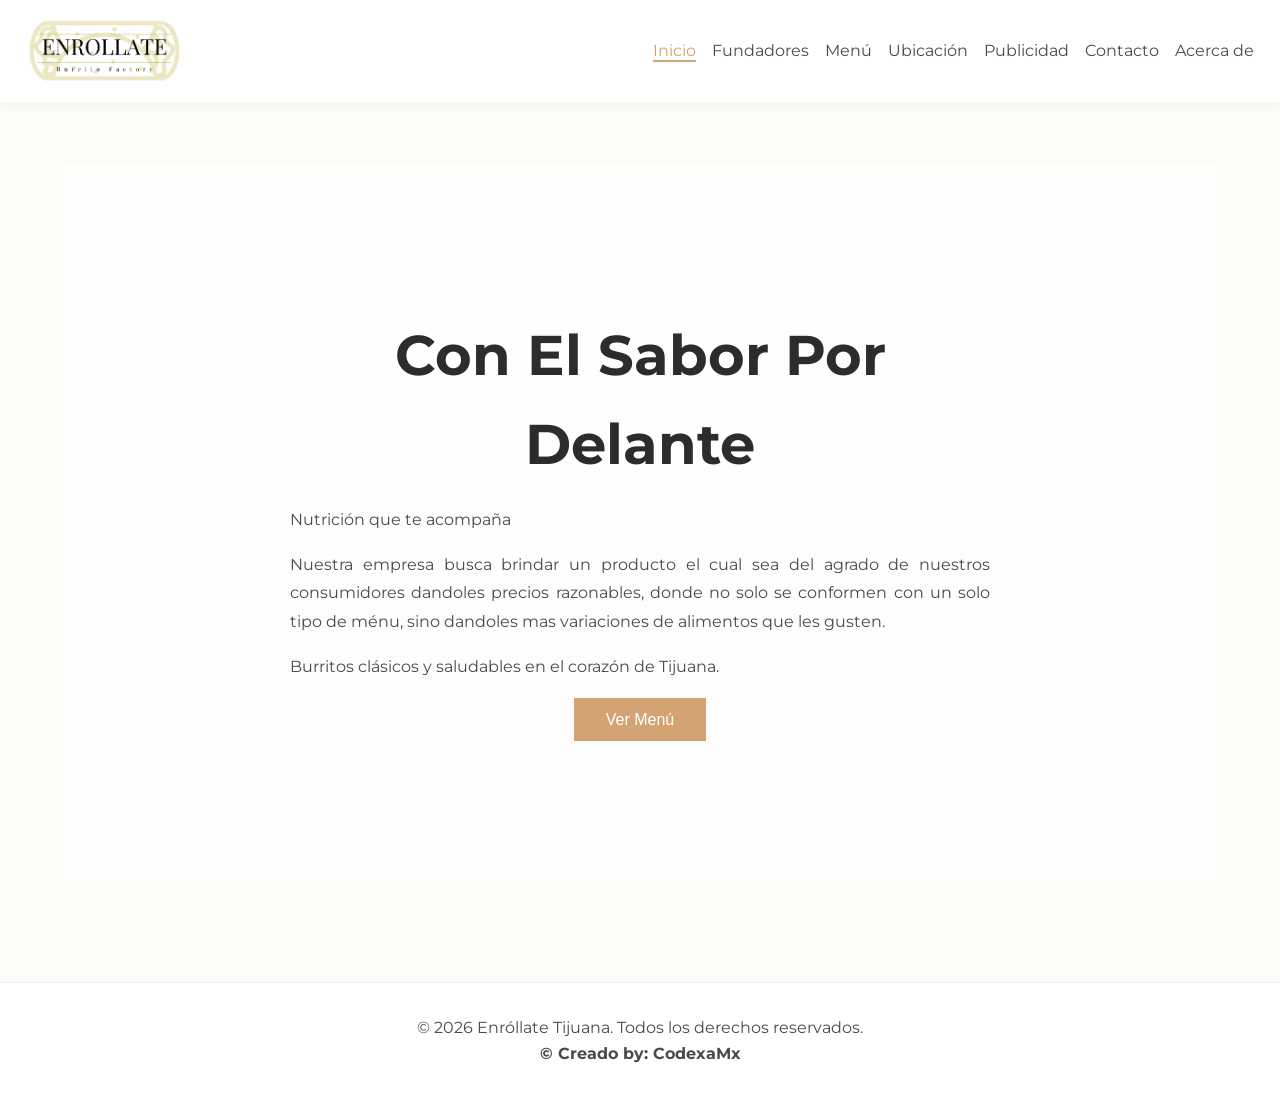
<file: index.html>
<!DOCTYPE html>
<html lang="es">

<head>
    <meta charset="UTF-8">
    <meta name="viewport" content="width=device-width, initial-scale=1.0">
    <title>Enróllate | Burritos con El sabor por delante</title>
    <link rel="icon" type="image/png" href="logo.png">
    <link rel="stylesheet" href="style.css">
    <link href="https://fonts.googleapis.com/css2?family=Montserrat:wght@300;400;600&display=swap" rel="stylesheet">
    <link rel="stylesheet" href="https://cdnjs.cloudflare.com/ajax/libs/font-awesome/6.0.0/css/all.min.css">
</head>

<body>

    <nav class="navbar">
        <div class="logo"><img src="logo.png" alt="Enróllate Logo" onclick="window.location.href='index.html'"></div>
        <ul class="nav-links" id="navMenu">
            <li><a href="index.html" class="active">Inicio</a></li>
            <li><a href="fundadores.html">Fundadores</a></li>
            <li><a href="menu.html">Menú</a></li>
            <li><a href="ubicacion.html">Ubicación</a></li>
            <li><a href="publicidad.html">Publicidad</a></li>
            <li><a href="contacto.html">Contacto</a></li>
            <li class="dropdown">
                <a href="#" class="dropbtn" onclick="toggleDropdown()">Acerca de</a>
                <div class="dropdown-content">
                    <a href="nosotros.html">Nosotros</a>
                    <a href="producto-calidad.html">Producto y Calidad</a>
                    <a href="operaciones.html">Operaciones y Tecnología</a>
                    <a href="bolsa-trabajo.html">Bolsa de Trabajo</a>
                    <a href="mejora-continua.html">Mejora Continua</a>
                </div>
            </li>
        </ul>
        <div class="menu-toggle" id="menuToggle" onclick="toggleMobileMenu()">
            <i class="fas fa-bars"></i>
        </div>
    </nav>

    <section id="inicio" class="page-section active-section">
        <div class="hero">
            <div class="hero-content">
                <h1>Con El Sabor Por Delante</h1>
                <p>Nutrición que te acompaña</p>
                <p>Nuestra empresa busca brindar un producto el cual sea del agrado de nuestros consumidores dandoles
                    precios razonables, donde no solo se conformen con un solo tipo de ménu, sino dandoles mas
                    variaciones de alimentos que les gusten.</p>
                <p>Burritos clásicos y saludables en el corazón de Tijuana.</p>
                <button class="btn-primary" onclick="window.location.href='menu.html'">Ver Menú</button>
            </div>
        </div>
    </section>

    <footer>
        <p>&copy; 2026 Enróllate Tijuana. Todos los derechos reservados.</p>
        <p><b>&copy; Creado by: CodexaMx</b></p>
    </footer>

    <script src="script.js"></script>
</body>

</html>
</file>
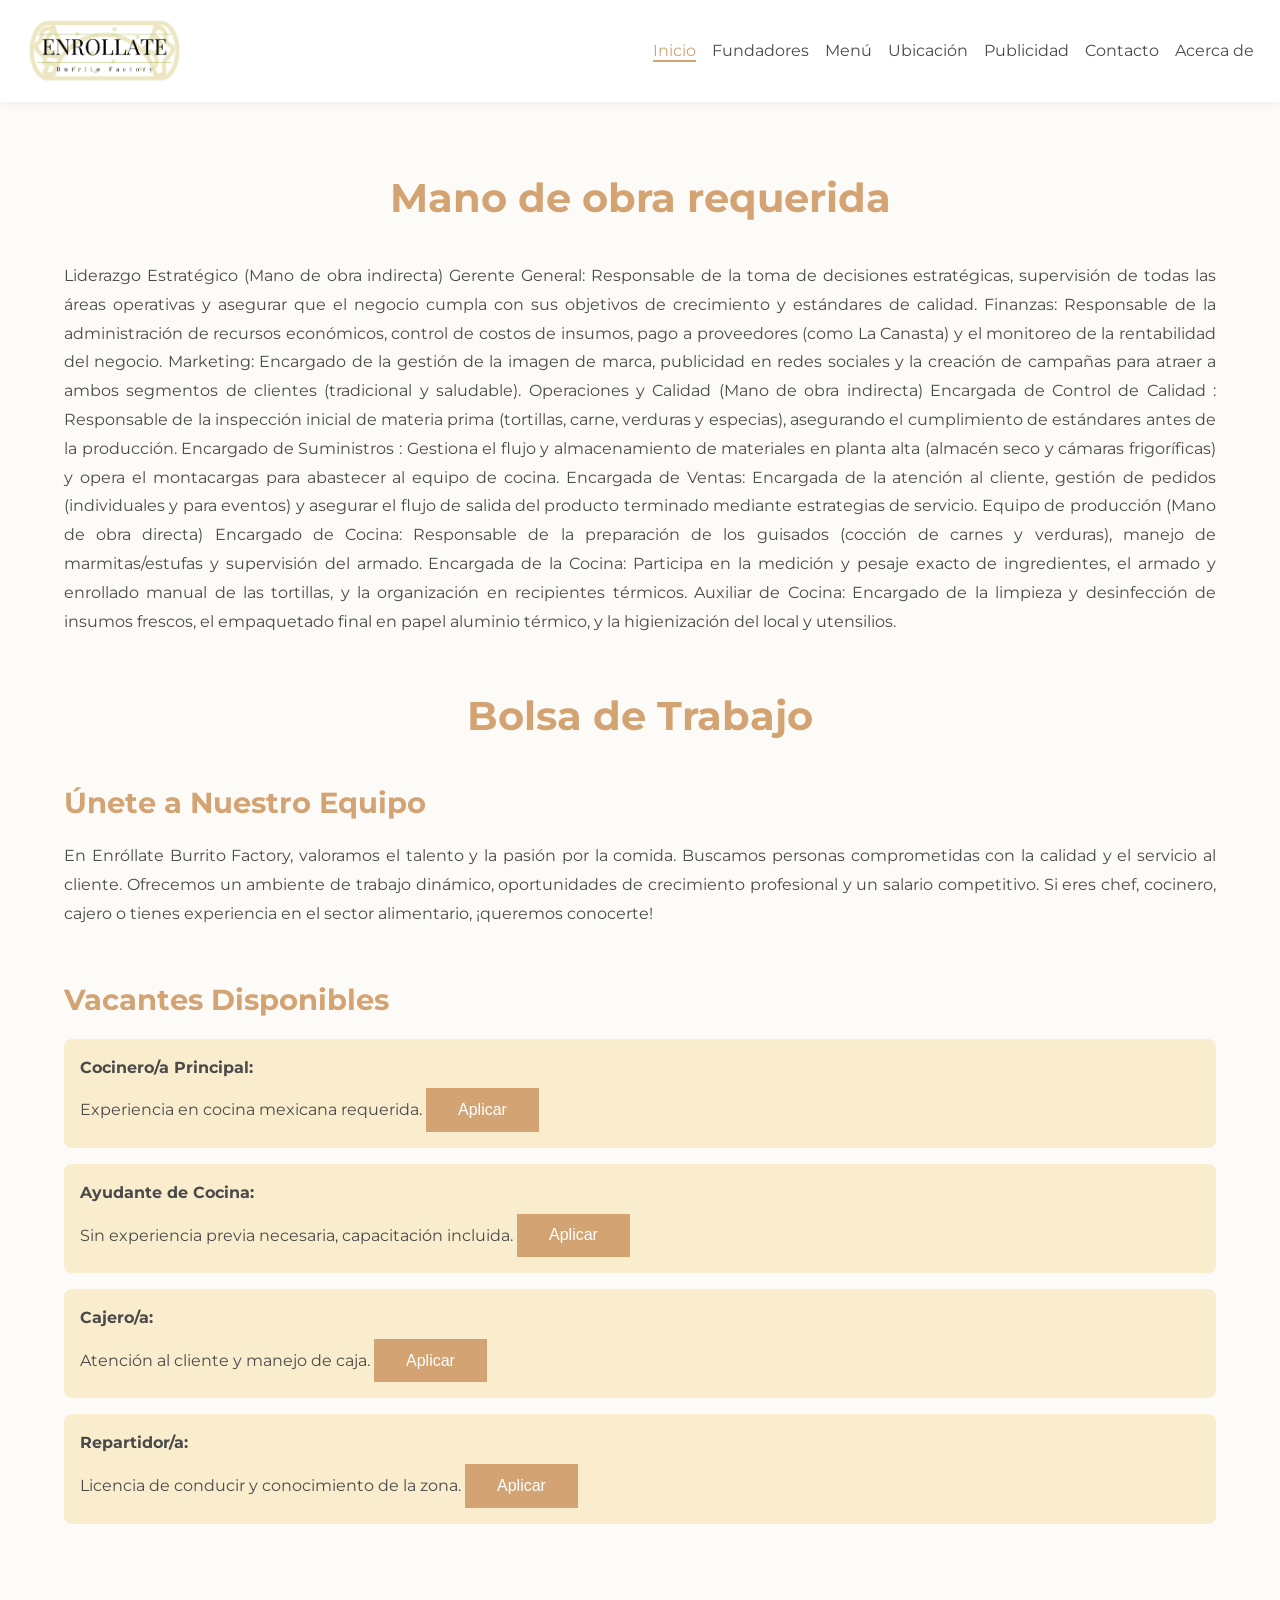
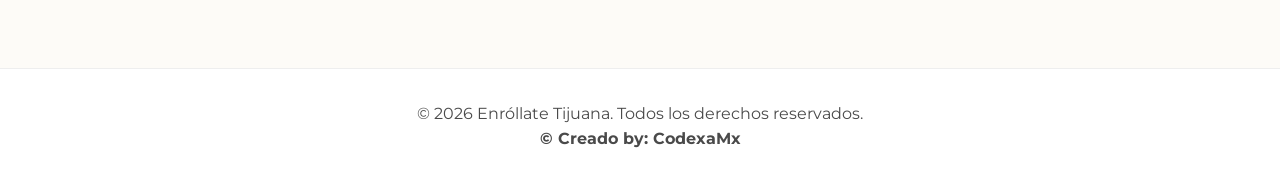
<file: bolsa-trabajo.html>
<!DOCTYPE html>
<html lang="es">

<head>
    <meta charset="UTF-8">
    <meta name="viewport" content="width=device-width, initial-scale=1.0">
    <title>Bolsa de Trabajo - Enróllate</title>
    <link rel="icon" type="image/png" href="logo.png">
    <link rel="stylesheet" href="style.css">
    <link href="https://fonts.googleapis.com/css2?family=Montserrat:wght@300;400;600&display=swap" rel="stylesheet">
    <link rel="stylesheet" href="https://cdnjs.cloudflare.com/ajax/libs/font-awesome/6.0.0/css/all.min.css">
</head>

<body>

    <nav class="navbar">
        <div class="logo"><img src="logo.png" alt="Enróllate Logo" onclick="window.location.href='index.html'"></div>
        <ul class="nav-links" id="navMenu">
            <li><a href="index.html" class="active">Inicio</a></li>
            <li><a href="fundadores.html">Fundadores</a></li>
            <li><a href="menu.html">Menú</a></li>
            <li><a href="ubicacion.html">Ubicación</a></li>
            <li><a href="publicidad.html">Publicidad</a></li>
            <li><a href="contacto.html">Contacto</a></li>
            <li class="dropdown">
                <a href="#" class="dropbtn" onclick="toggleDropdown()">Acerca de</a>
                <div class="dropdown-content">
                    <a href="nosotros.html">Nosotros</a>
                    <a href="producto-calidad.html">Producto y Calidad</a>
                    <a href="operaciones.html">Operaciones y Tecnología</a>
                    <a href="bolsa-trabajo.html">Bolsa de Trabajo</a>
                    <a href="mejora-continua.html">Mejora Continua</a>
                </div>
            </li>
        </ul>
        <div class="menu-toggle" id="menuToggle" onclick="toggleMobileMenu()">
            <i class="fas fa-bars"></i>
        </div>
    </nav>

    <section class="page-section active-section">
        <div class="container">
            <h2>Mano de obra requerida</h2>
            <div class="section">
            
            <p>Liderazgo Estratégico (Mano de obra indirecta) Gerente General: Responsable de la toma de decisiones estratégicas, supervisión de todas las áreas operativas y asegurar que el negocio cumpla con sus objetivos de crecimiento y estándares de calidad. Finanzas: Responsable de la administración de recursos económicos, control de costos de insumos, pago a proveedores (como La Canasta) y el monitoreo de la rentabilidad del negocio. Marketing: Encargado de la gestión de la imagen de marca, publicidad en redes sociales y la creación de campañas para atraer a ambos segmentos de clientes (tradicional y saludable). Operaciones y Calidad (Mano de obra indirecta) Encargada de Control de Calidad : Responsable de la inspección inicial de materia prima (tortillas, carne, verduras y especias), asegurando el cumplimiento de estándares antes de la producción. Encargado de Suministros : Gestiona el flujo y almacenamiento de materiales en planta alta (almacén seco y cámaras frigoríficas) y opera el montacargas para abastecer al equipo de cocina. Encargada de Ventas: Encargada de la atención al cliente, gestión de pedidos (individuales y para eventos) y asegurar el flujo de salida del producto terminado mediante estrategias de servicio. Equipo de producción (Mano de obra directa) Encargado de Cocina: Responsable de la preparación de los guisados (cocción de carnes y verduras), manejo de marmitas/estufas y supervisión del armado. Encargada de la Cocina: Participa en la medición y pesaje exacto de ingredientes, el armado y enrollado manual de las tortillas, y la organización en recipientes térmicos. Auxiliar de Cocina: Encargado de la limpieza y desinfección de insumos frescos, el empaquetado final en papel aluminio térmico, y la higienización del local y utensilios.
</p>
        </div>
            <h2>Bolsa de Trabajo</h2>
            <div class="section">
                <h3>Únete a Nuestro Equipo</h3>
                <p>En Enróllate Burrito Factory, valoramos el talento y la pasión por la comida. Buscamos personas comprometidas con la calidad y el servicio al cliente. Ofrecemos un ambiente de trabajo dinámico, oportunidades de crecimiento profesional y un salario competitivo. Si eres chef, cocinero, cajero o tienes experiencia en el sector alimentario, ¡queremos conocerte!</p>
            </div>
            <div class="section">
                <h3>Vacantes Disponibles</h3>
                <ul>
                    <li><strong>Cocinero/a Principal:</strong> Experiencia en cocina mexicana requerida. <button class="btn-primary">Aplicar</button></li>
                    <li><strong>Ayudante de Cocina:</strong> Sin experiencia previa necesaria, capacitación incluida. <button class="btn-primary">Aplicar</button></li>
                    <li><strong>Cajero/a:</strong> Atención al cliente y manejo de caja. <button class="btn-primary">Aplicar</button></li>
                    <li><strong>Repartidor/a:</strong> Licencia de conducir y conocimiento de la zona. <button class="btn-primary">Aplicar</button></li>
                </ul>
            </div>
        </div>
    </section>

    <footer>
        <p>&copy; 2026 Enróllate Tijuana. Todos los derechos reservados.</p>
        <p><b>&copy; Creado by: CodexaMx</b></p>
    </footer>

    <script src="script.js"></script>

</body>

</html>
</file>
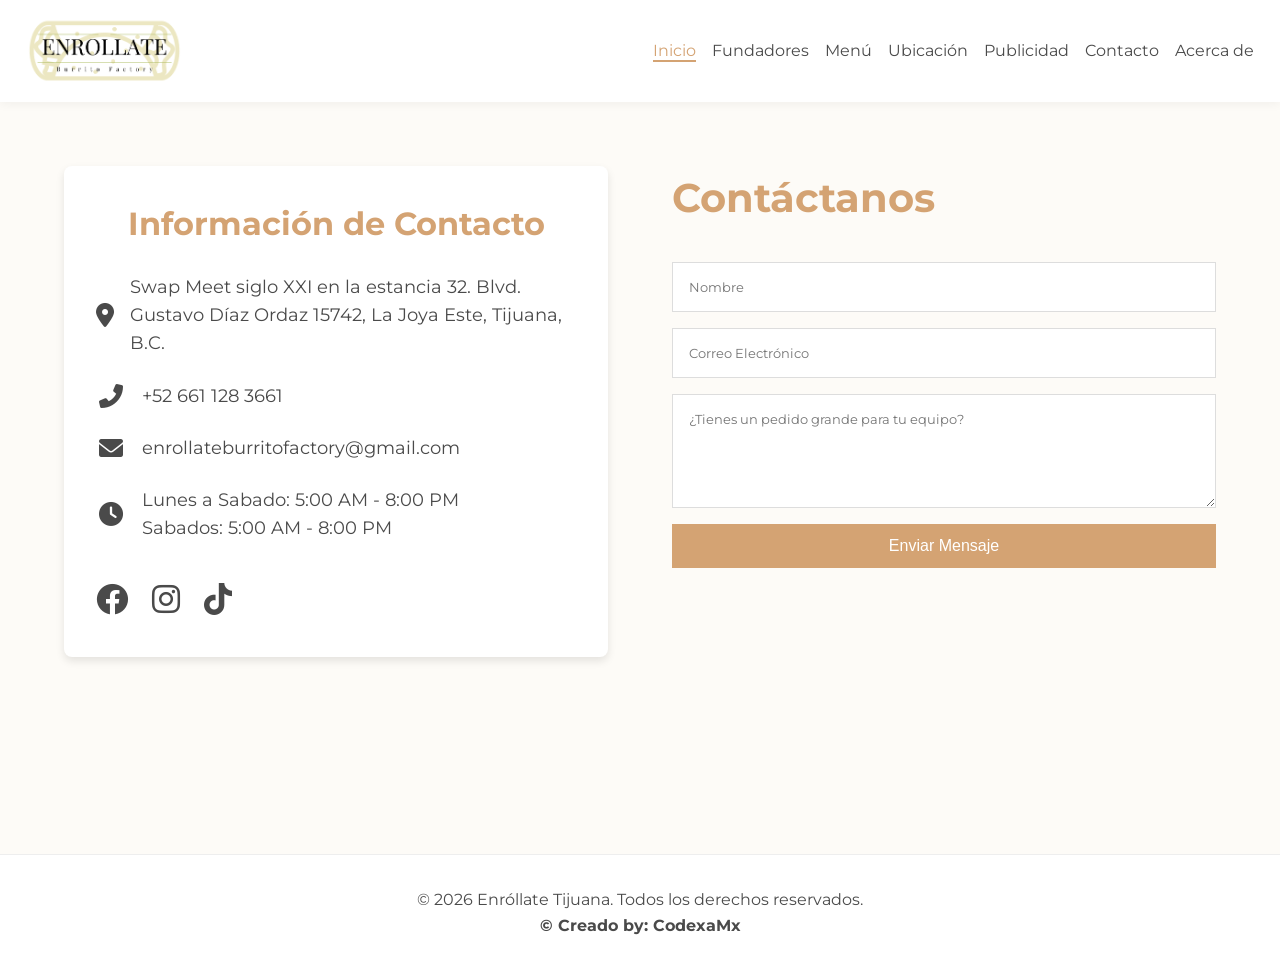
<file: contacto.html>
<!DOCTYPE html>
<html lang="es">

<head>
    <meta charset="UTF-8">
    <meta name="viewport" content="width=device-width, initial-scale=1.0">
    <title>Enróllate | Burritos con El sabor por delante</title>
    <link rel="icon" type="image/png" href="logo.png">
    <link rel="stylesheet" href="style.css">
    <link href="https://fonts.googleapis.com/css2?family=Montserrat:wght@300;400;600&display=swap" rel="stylesheet">
    <link rel="stylesheet" href="https://cdnjs.cloudflare.com/ajax/libs/font-awesome/6.0.0/css/all.min.css">
</head>

<body>

    <nav class="navbar">
        <div class="logo"><img src="logo.png" alt="Enróllate Logo" onclick="window.location.href='index.html'"></div>
        <ul class="nav-links" id="navMenu">
            <li><a href="index.html" class="active">Inicio</a></li>
            <li><a href="fundadores.html">Fundadores</a></li>
            <li><a href="menu.html">Menú</a></li>
            <li><a href="ubicacion.html">Ubicación</a></li>
            <li><a href="publicidad.html">Publicidad</a></li>
            <li><a href="contacto.html">Contacto</a></li>
            <li class="dropdown">
                <a href="#" class="dropbtn" onclick="toggleDropdown()">Acerca de</a>
                <div class="dropdown-content">
                    <a href="nosotros.html">Nosotros</a>
                    <a href="producto-calidad.html">Producto y Calidad</a>
                    <a href="operaciones.html">Operaciones y Tecnología</a>
                    <a href="bolsa-trabajo.html">Bolsa de Trabajo</a>
                    <a href="mejora-continua.html">Mejora Continua</a>
                </div>
            </li>
        </ul>
        <div class="menu-toggle" id="menuToggle" onclick="toggleMobileMenu()">
            <i class="fas fa-bars"></i>
        </div>
    </nav>

    <section class="page-section active-section">
        <div class="container">
            <div class="contact-layout">
                <div class="contact-info">
                    <h2>Información de Contacto</h2>
                    <div class="info-item">
                        <i class="fas fa-map-marker-alt"></i>
                        <p>Swap Meet siglo XXI en la estancia 32. Blvd. Gustavo Díaz Ordaz 15742, La Joya Este, Tijuana, B.C.</p>
                    </div>
                    <div class="info-item">
                        <i class="fas fa-phone-alt"></i>
                        <p>+52 661 128 3661</p>
                    </div>
                    <div class="info-item">
                        <i class="fa-solid fa-envelope"></i>
                        <p>enrollateburritofactory@gmail.com</p>
                    </div>
                    <div class="info-item">
                        <i class="fas fa-clock"></i>
                        <p>Lunes a Sabado: 5:00 AM - 8:00 PM<br>Sabados: 5:00 AM - 8:00 PM</p>
                    </div>
                    <div class="social-media">
                        <a href="https://www.facebook.com/profile.php?id=61585807066731&sk=directory_personal_details" aria-label="Facebook"><i class="fab fa-facebook"></i></a>
                        <a href="https://www.instagram.com/enrollateburritofactory" aria-label="Instagram"><i class="fab fa-instagram"></i></a>
                        <a href="https://www.tiktok.com/@enrollateburrito?lang=es-419" aria-label="TikTok"><i class="fab fa-tiktok"></i></a>
                    </div>
                </div>
                <div class="contact-form-wrapper">
                    <h2>Contáctanos</h2>
                    <form class="contact-form">
                        <input type="text" placeholder="Nombre" required>
                        <input type="email" placeholder="Correo Electrónico" required>
                        <textarea placeholder="¿Tienes un pedido grande para tu equipo?" rows="5"></textarea>
                        <button type="submit" class="btn-primary">Enviar Mensaje</button>
                    </form>
                </div>
            </div>
        </div>
    </section>

    <footer>
        <p>&copy; 2026 Enróllate Tijuana. Todos los derechos reservados.</p>
        <p><b>&copy; Creado by: CodexaMx</b></p>
    </footer>

    <script src="script.js"></script>
</body>

</html>
</file>
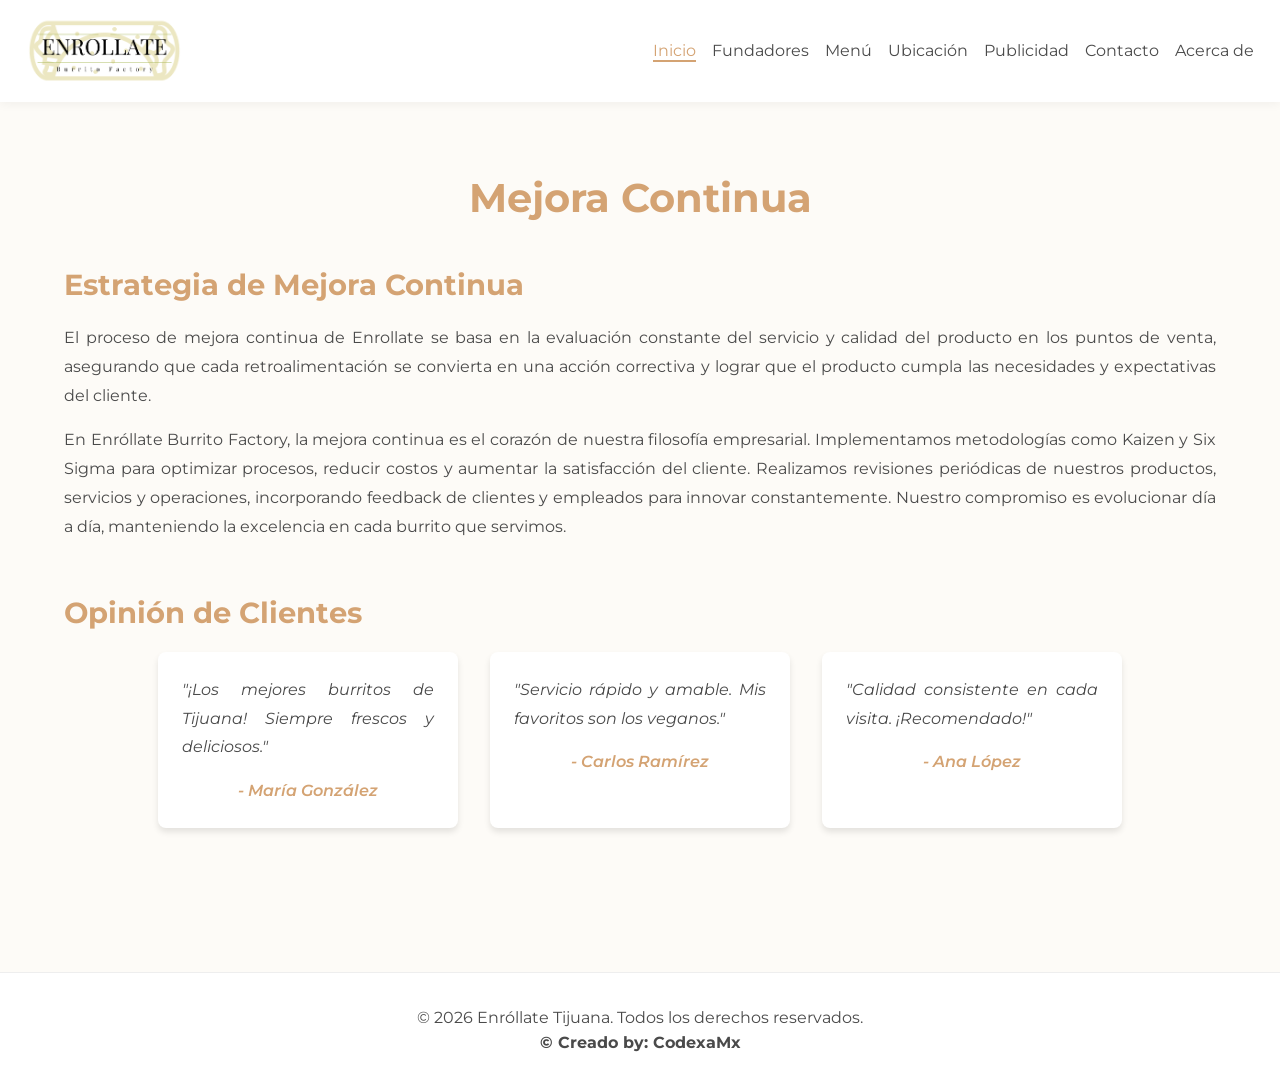
<file: mejora-continua.html>
<!DOCTYPE html>
<html lang="es">

<head>
    <meta charset="UTF-8">
    <meta name="viewport" content="width=device-width, initial-scale=1.0">
    <title>Mejora Continua - Enróllate</title>
    <link rel="icon" type="image/png" href="logo.png">
    <link rel="stylesheet" href="style.css">
    <link href="https://fonts.googleapis.com/css2?family=Montserrat:wght@300;400;600&display=swap" rel="stylesheet">
    <link rel="stylesheet" href="https://cdnjs.cloudflare.com/ajax/libs/font-awesome/6.0.0/css/all.min.css">
</head>

<body>

    <nav class="navbar">
        <div class="logo"><img src="logo.png" alt="Enróllate Logo" onclick="window.location.href='index.html'"></div>
        <ul class="nav-links" id="navMenu">
            <li><a href="index.html" class="active">Inicio</a></li>
            <li><a href="fundadores.html">Fundadores</a></li>
            <li><a href="menu.html">Menú</a></li>
            <li><a href="ubicacion.html">Ubicación</a></li>
            <li><a href="publicidad.html">Publicidad</a></li>
            <li><a href="contacto.html">Contacto</a></li>
            <li class="dropdown">
                <a href="#" class="dropbtn" onclick="toggleDropdown()">Acerca de</a>
                <div class="dropdown-content">
                    <a href="nosotros.html">Nosotros</a>
                    <a href="producto-calidad.html">Producto y Calidad</a>
                    <a href="operaciones.html">Operaciones y Tecnología</a>
                    <a href="bolsa-trabajo.html">Bolsa de Trabajo</a>
                    <a href="mejora-continua.html">Mejora Continua</a>
                </div>
            </li>
        </ul>
        <div class="menu-toggle" id="menuToggle" onclick="toggleMobileMenu()">
            <i class="fas fa-bars"></i>
        </div>
    </nav>

    <section class="page-section active-section">
        <div class="container">
            <h2>Mejora Continua</h2>
            <div class="section">
                <h3>Estrategia de Mejora Continua</h3>
                <p>El proceso de mejora continua de Enrollate se basa en la evaluación constante del servicio y calidad del producto en los puntos de venta, asegurando que cada retroalimentación se convierta en una acción correctiva y lograr que el producto cumpla las necesidades y expectativas del cliente.</p>
                <p>En Enróllate Burrito Factory, la mejora continua es el corazón de nuestra filosofía empresarial. Implementamos metodologías como Kaizen y Six Sigma para optimizar procesos, reducir costos y aumentar la satisfacción del cliente. Realizamos revisiones periódicas de nuestros productos, servicios y operaciones, incorporando feedback de clientes y empleados para innovar constantemente. Nuestro compromiso es evolucionar día a día, manteniendo la excelencia en cada burrito que servimos.</p>
            </div>
            <div class="section">
                <h3>Opinión de Clientes</h3>
                <div class="testimonials">
                    <div class="testimonial">
                        <p>"¡Los mejores burritos de Tijuana! Siempre frescos y deliciosos."</p>
                        <cite>- María González</cite>
                    </div>
                    <div class="testimonial">
                        <p>"Servicio rápido y amable. Mis favoritos son los veganos."</p>
                        <cite>- Carlos Ramírez</cite>
                    </div>
                    <div class="testimonial">
                        <p>"Calidad consistente en cada visita. ¡Recomendado!"</p>
                        <cite>- Ana López</cite>
                    </div>
                </div>
            </div>
        </div>
    </section>

    <footer>
        <p>&copy; 2026 Enróllate Tijuana. Todos los derechos reservados.</p>
        <p><b>&copy; Creado by: CodexaMx</b></p>
    </footer>

    <script src="script.js"></script>

</body>

</html>
</file>
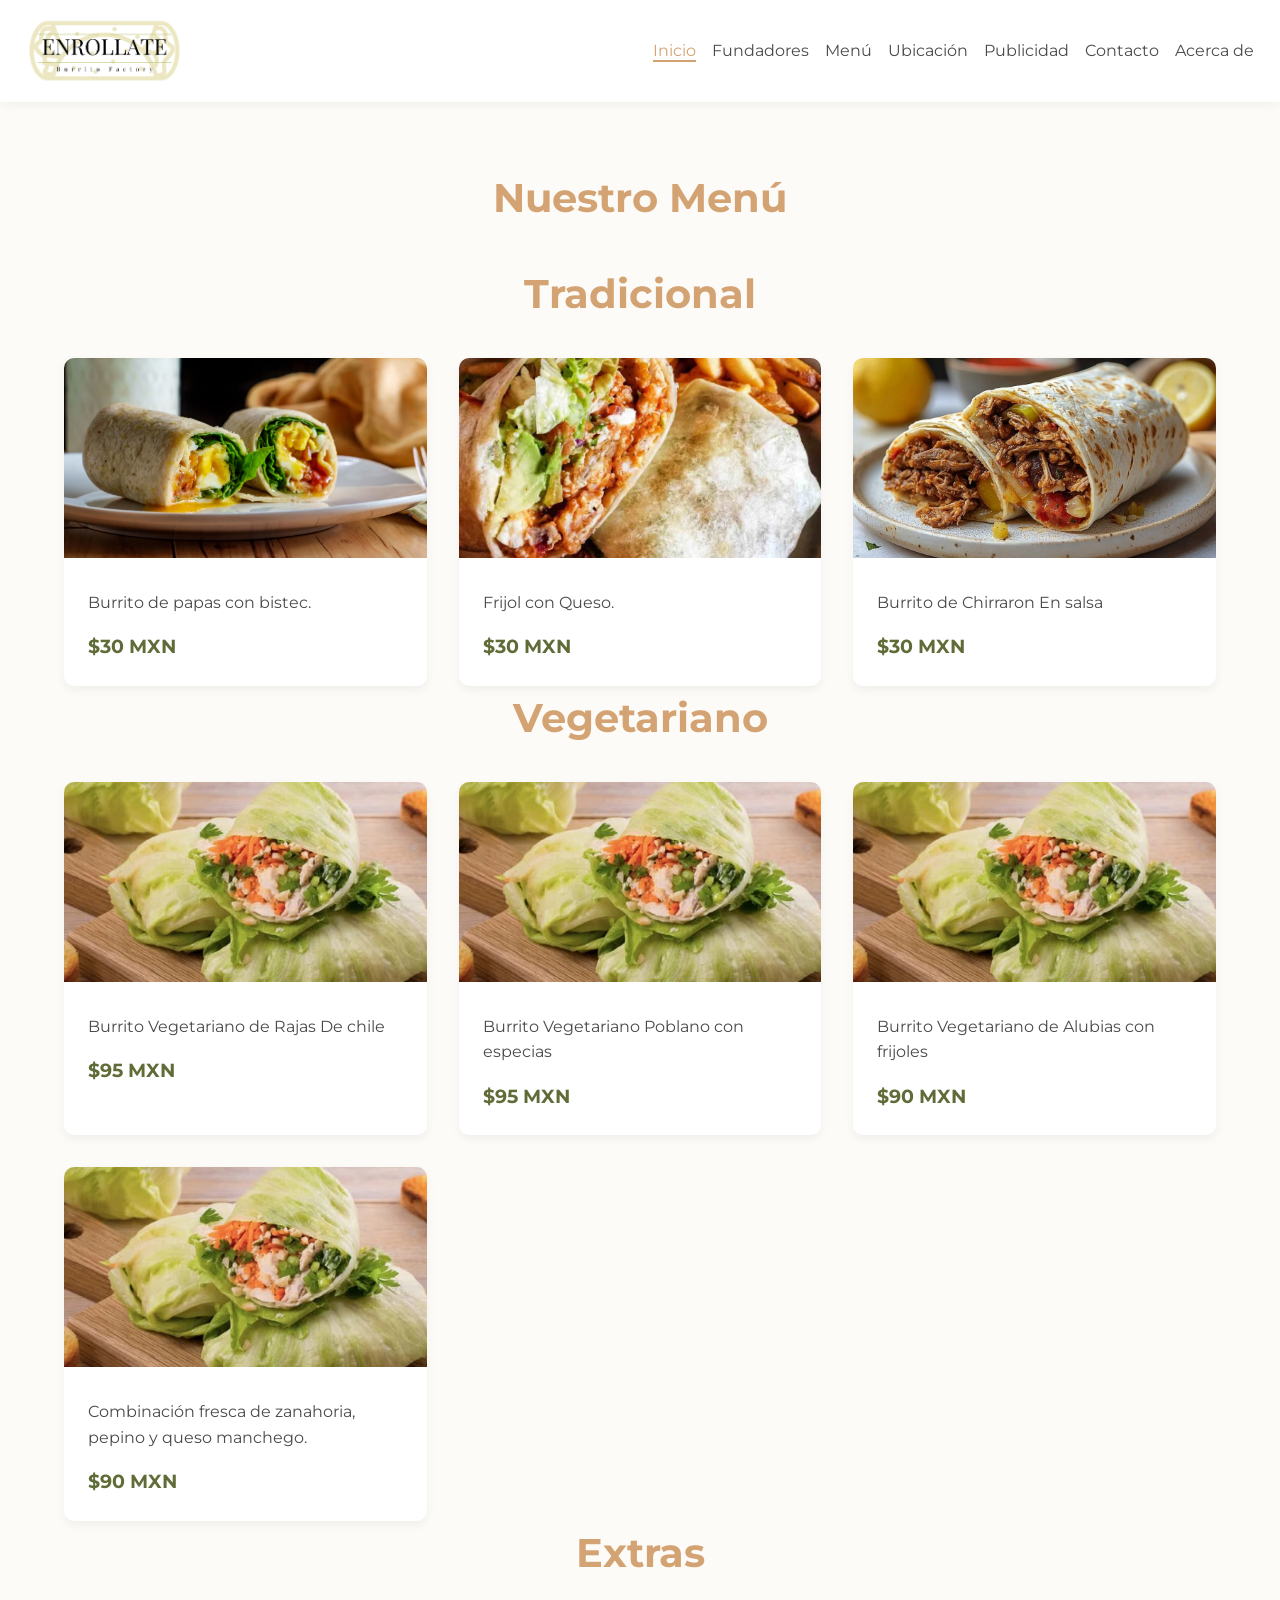
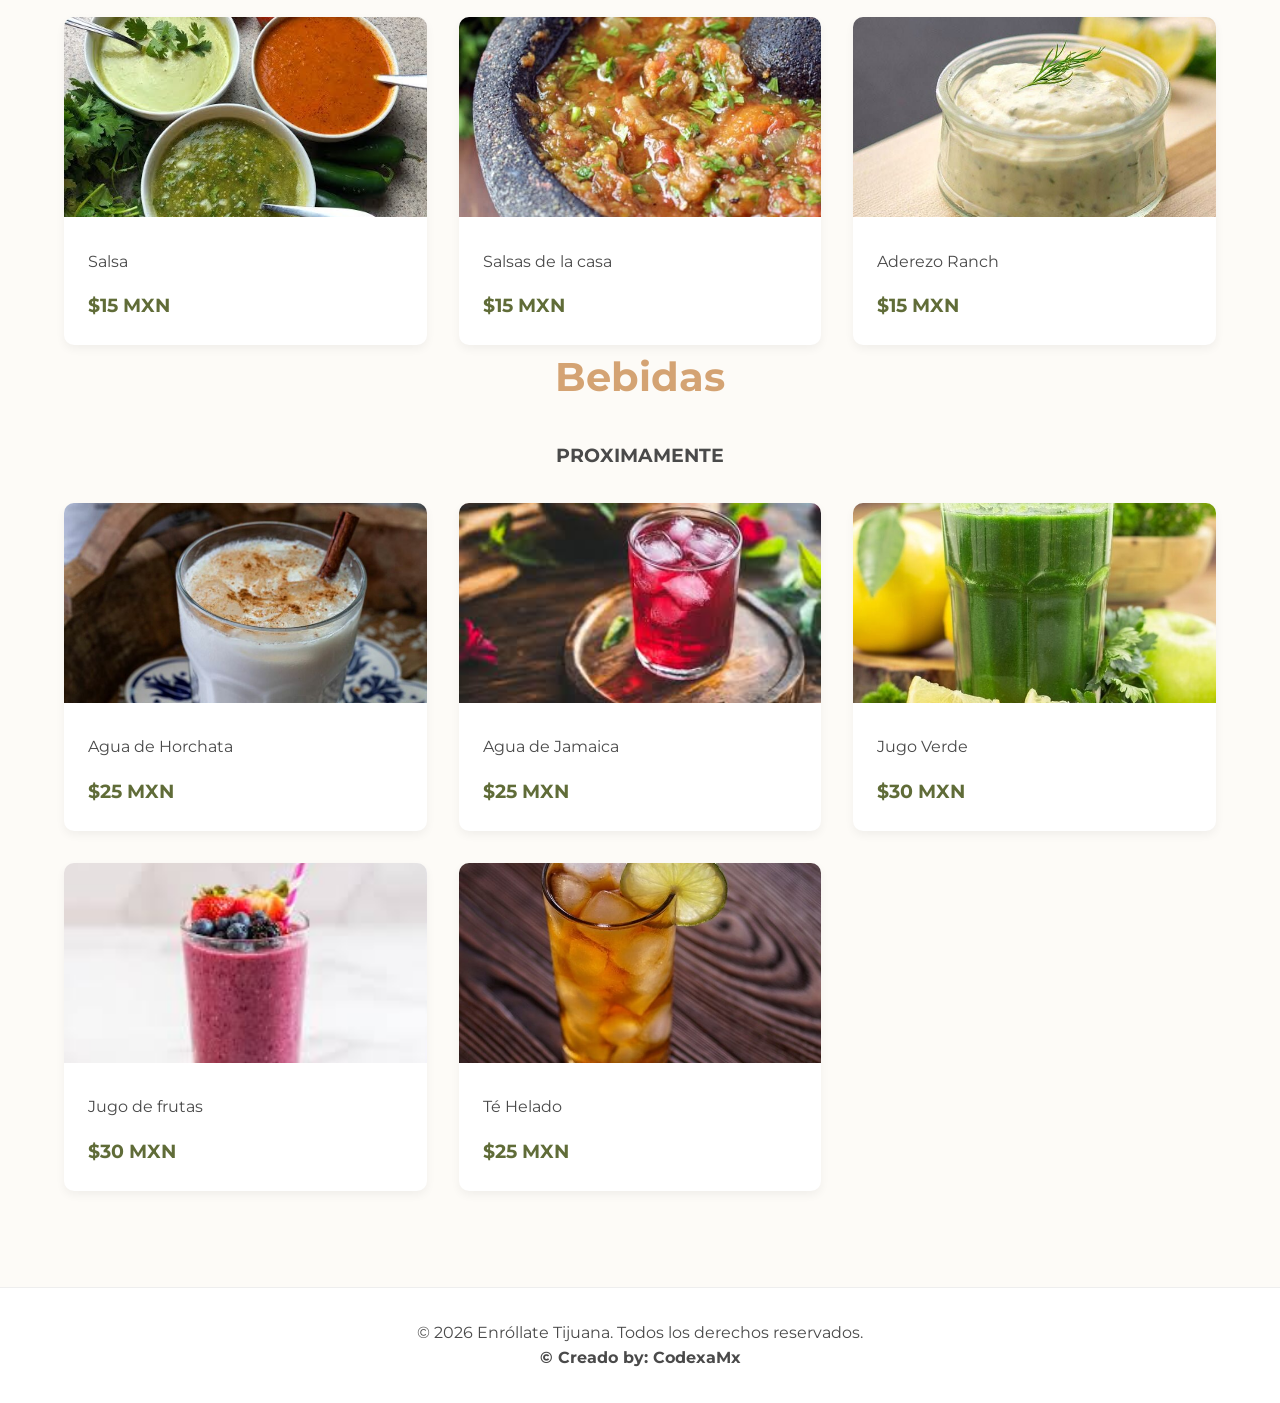
<file: menu.html>
<!DOCTYPE html>
<html lang="es">

<head>
    <meta charset="UTF-8">
    <meta name="viewport" content="width=device-width, initial-scale=1.0">
    <title>Enróllate | Burritos con El sabor por delante</title>
    <link rel="icon" type="image/png" href="logo.png">
    <link rel="stylesheet" href="style.css">
    <link href="https://fonts.googleapis.com/css2?family=Montserrat:wght@300;400;600&display=swap" rel="stylesheet">
    <link rel="stylesheet" href="https://cdnjs.cloudflare.com/ajax/libs/font-awesome/6.0.0/css/all.min.css">
</head>

<body>

    <nav class="navbar">
        <div class="logo"><img src="logo.png" alt="Enróllate Logo" onclick="window.location.href='index.html'"></div>
        <ul class="nav-links" id="navMenu">
            <li><a href="index.html" class="active">Inicio</a></li>
            <li><a href="fundadores.html">Fundadores</a></li>
            <li><a href="menu.html">Menú</a></li>
            <li><a href="ubicacion.html">Ubicación</a></li>
            <li><a href="publicidad.html">Publicidad</a></li>
            <li><a href="contacto.html">Contacto</a></li>
            <li class="dropdown">
                <a href="#" class="dropbtn" onclick="toggleDropdown()">Acerca de</a>
                <div class="dropdown-content">
                    <a href="nosotros.html">Nosotros</a>
                    <a href="producto-calidad.html">Producto y Calidad</a>
                    <a href="operaciones.html">Operaciones y Tecnología</a>
                    <a href="bolsa-trabajo.html">Bolsa de Trabajo</a>
                    <a href="mejora-continua.html">Mejora Continua</a>
                </div>
            </li>
        </ul>
        <div class="menu-toggle" id="menuToggle" onclick="toggleMobileMenu()">
            <i class="fas fa-bars"></i>
        </div>
    </nav>

    <section class="page-section active-section">
        <div class="container">
            <h2>Nuestro Menú</h2>
            <div class="menu-category">
                <h2>Tradicional</h2>
                <div class="menu-grid">
                    <div class="menu-item">
                        <img src="img/nutrirollate.jpg" alt="El Clásico-Rollate">
                        <div class="menu-info">
                            <p>Burrito de papas con bistec.</p>
                            <span class="price">$30 MXN</span>
                        </div>
                    </div>
                    <div class="menu-item">
                        <img src="img/polloenchipotle.jpg" alt="El Clásico-Rollate">
                        <div class="menu-info">
                            <p>Frijol con Queso.</p>
                            <span class="price">$30 MXN</span>
                        </div>
                    </div>
                    <div class="menu-item">
                        <img src="img/burritocarne.jpg" alt="El Clásico-Rollate">
                        <div class="menu-info">
                            <p>Burrito de Chirraron En salsa</p>
                            <span class="price">$30 MXN</span>
                        </div>
                    </div>
                </div>
            </div>

            <div class="menu-category">
                <h2>Vegetariano</h2>
                <div class="menu-grid">
                    <div class="menu-item">
                        <img src="img/veggierollate.jpg" alt="El Veggie-Rollate">
                        <div class="menu-info">
                            <p>Burrito Vegetariano de Rajas De chile</p>
                            <span class="price">$95 MXN</span>
                        </div>
                    </div>
                    <div class="menu-item">
                        <img src="img/veggierollate.jpg" alt="El Veggie-Rollate">
                        <div class="menu-info">
                            <p>Burrito Vegetariano Poblano con especias</p>
                            <span class="price">$95 MXN</span>
                        </div>
                    </div>
                    <div class="menu-item">
                        <img src="img/veggierollate.jpg" alt="El Veggie-Rollate">
                        <div class="menu-info">
                            <p>Burrito Vegetariano de Alubias con frijoles</p>
                            <span class="price">$90 MXN</span>
                        </div>
                    </div>
                    <div class="menu-item">
                        <img src="img/veggierollate.jpg" alt="El Veggie-Rollate">
                        <div class="menu-info">
                            <p>Combinación fresca de zanahoria, pepino y queso manchego.</p>
                            <span class="price">$90 MXN</span>
                        </div>
                    </div>
                </div>
            </div>

            <div class="menu-category">
                <h2>Extras</h2>
                <div class="menu-grid">
                    <div class="menu-item">
                        <img src="img/Salsas.jpg" alt="El Veggie-Rollate">
                        <div class="menu-info">
                            <p>Salsa</p>
                            <span class="price">$15 MXN</span>
                        </div>
                    </div>
                    <div class="menu-item">
                        <img src="img/salsasdelacasa..jpg" alt="El Veggie-Rollate">
                        <div class="menu-info">
                            <p>Salsas de la casa</p>
                            <span class="price">$15 MXN</span>
                        </div>
                    </div>
                    <div class="menu-item">
                        <img src="img/aderezo.jpg" alt="El Veggie-Rollate">
                        <div class="menu-info">
                            <p>Aderezo Ranch</p>
                            <span class="price">$15 MXN</span>
                        </div>
                    </div>
                </div>
            </div>

            <div class="menu-category">
                <h2>Bebidas</h2>
                <h3>PROXIMAMENTE</h3>
                <div class="menu-grid">
                    <div class="menu-item">
                        <img src="img/horchata.jpg" alt="El Veggie-Rollate">
                        <div class="menu-info">
                            <p>Agua de Horchata</p>
                            <span class="price">$25 MXN</span>
                        </div>
                    </div>
                    <div class="menu-item">
                        <img src="img/jamaica.jpg" alt="El Veggie-Rollate">
                        <div class="menu-info">
                            <p>Agua de Jamaica</p>
                            <span class="price">$25 MXN</span>
                        </div>
                    </div>
                    <div class="menu-item">
                        <img src="img/jugoverde.jpg" alt="El Veggie-Rollate">
                        <div class="menu-info">
                            <p>Jugo Verde</p>
                            <span class="price">$30 MXN</span>
                        </div>
                    </div>
                    <div class="menu-item">
                        <img src="img/frutas.jpg" alt="El Veggie-Rollate">
                        <div class="menu-info">
                            <p>Jugo de frutas</p>
                            <span class="price">$30 MXN</span>
                        </div>
                    </div>
                    <div class="menu-item">
                        <img src="img/tehelado.jpg" alt="El Veggie-Rollate">
                        <div class="menu-info">
                            <p>Té Helado</p>
                            <span class="price">$25 MXN</span>
                        </div>
                    </div>
                </div>
            </div>
        </div>
    </section>

    <footer>
        <p>&copy; 2026 Enróllate Tijuana. Todos los derechos reservados.</p>
        <p><b>&copy; Creado by: CodexaMx</b></p>
    </footer>

    <script src="script.js"></script>
</body>

</html>
</file>
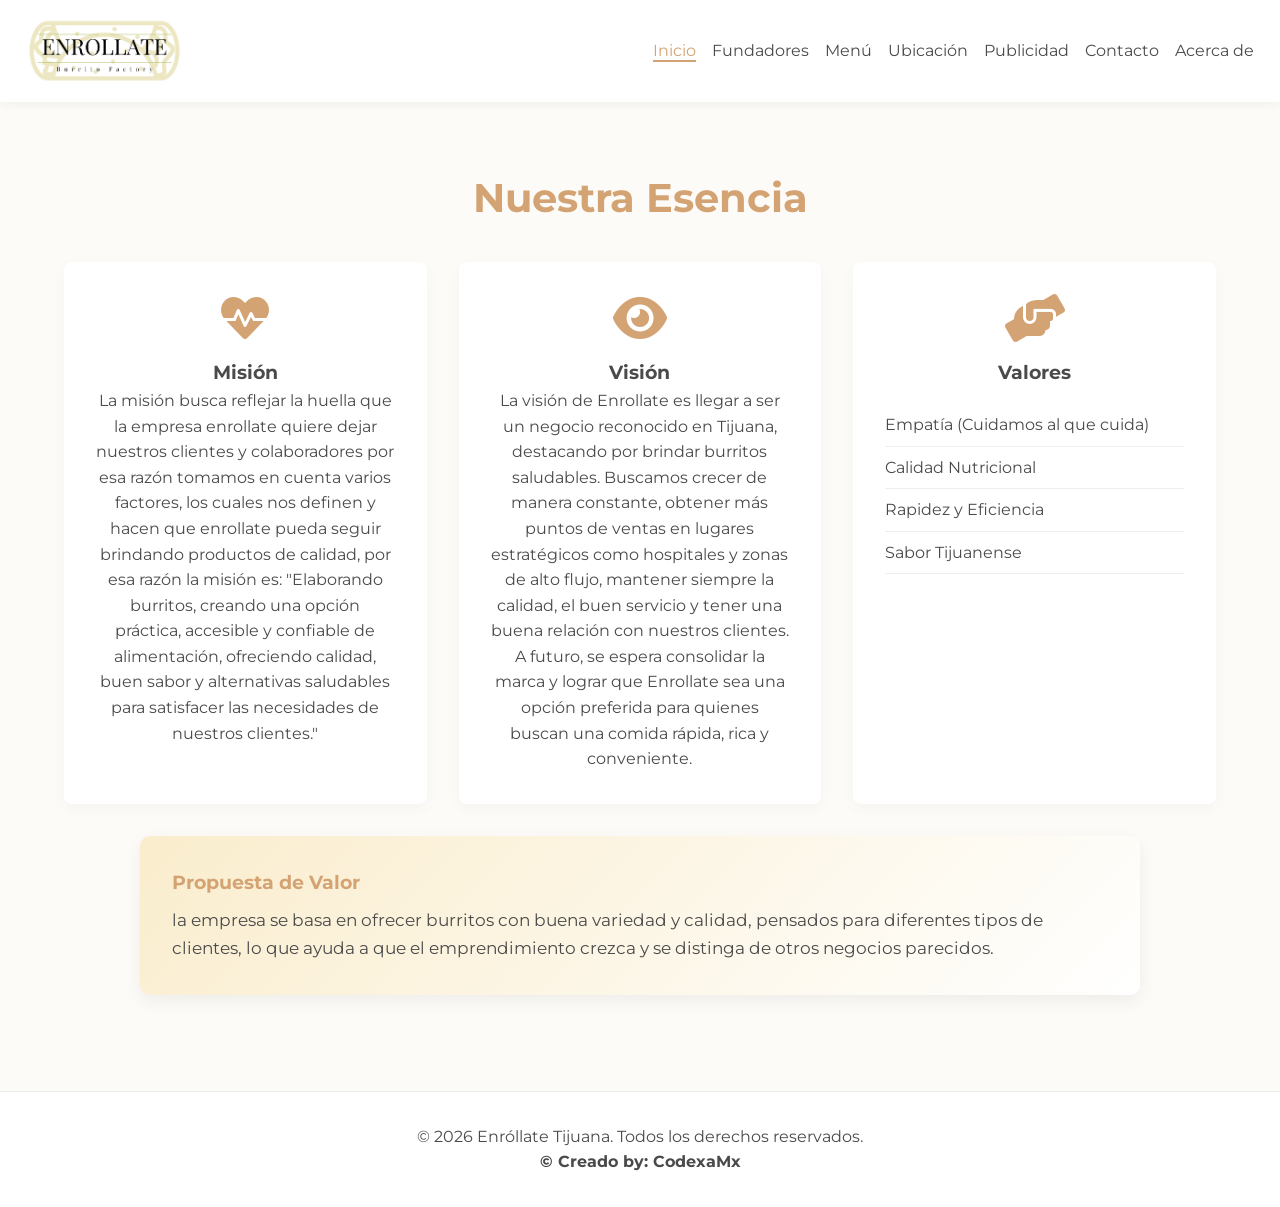
<file: nosotros.html>
<!DOCTYPE html>
<html lang="es">

<head>
    <meta charset="UTF-8">
    <meta name="viewport" content="width=device-width, initial-scale=1.0">
    <title>Enróllate | Burritos con El sabor por delante</title>
    <link rel="icon" type="image/png" href="logo.png">
    <link rel="stylesheet" href="style.css">
    <link href="https://fonts.googleapis.com/css2?family=Montserrat:wght@300;400;600&display=swap" rel="stylesheet">
    <link rel="stylesheet" href="https://cdnjs.cloudflare.com/ajax/libs/font-awesome/6.0.0/css/all.min.css">
</head>

<body>

    <nav class="navbar">
        <div class="logo"><img src="logo.png" alt="Enróllate Logo" onclick="window.location.href='index.html'"></div>
        <ul class="nav-links" id="navMenu">
            <li><a href="index.html" class="active">Inicio</a></li>
            <li><a href="fundadores.html">Fundadores</a></li>
            <li><a href="menu.html">Menú</a></li>
            <li><a href="ubicacion.html">Ubicación</a></li>
            <li><a href="publicidad.html">Publicidad</a></li>
            <li><a href="contacto.html">Contacto</a></li>
            <li class="dropdown">
                <a href="#" class="dropbtn" onclick="toggleDropdown()">Acerca de</a>
                <div class="dropdown-content">
                    <a href="nosotros.html">Nosotros</a>
                    <a href="producto-calidad.html">Producto y Calidad</a>
                    <a href="operaciones.html">Operaciones y Tecnología</a>
                    <a href="bolsa-trabajo.html">Bolsa de Trabajo</a>
                    <a href="mejora-continua.html">Mejora Continua</a>
                </div>
            </li>
        </ul>
        <div class="menu-toggle" id="menuToggle" onclick="toggleMobileMenu()">
            <i class="fas fa-bars"></i>
        </div>
    </nav>

    <section class="page-section active-section">
        <div class="container">
            <h2>Nuestra Esencia</h2>
            <div class="grid-3">
                <div class="card fade-in">
                    <i class="fas fa-heartbeat icon-large"></i>
                    <h3>Misión</h3>
                    <p>La misión busca reflejar la huella que la empresa enrollate quiere dejar nuestros clientes y
                        colaboradores por esa razón tomamos en cuenta varios factores, los cuales nos definen y hacen
                        que enrollate pueda seguir brindando productos de calidad, por esa razón la misión es:
                        "Elaborando burritos, creando una opción práctica, accesible y confiable de alimentación,
                        ofreciendo calidad, buen sabor y alternativas saludables para satisfacer las necesidades de
                        nuestros clientes."</p>
                </div>

                <div class="card fade-in">
                    <i class="fas fa-eye icon-large"></i>
                    <h3>Visión</h3>
                    <p>La visión de Enrollate es llegar a ser un negocio reconocido en Tijuana, destacando por brindar
                        burritos saludables. Buscamos crecer de manera constante, obtener más puntos de ventas en
                        lugares estratégicos como hospitales y zonas de alto flujo, mantener siempre la calidad, el buen
                        servicio y tener una buena relación con nuestros clientes. A futuro, se espera consolidar la
                        marca y lograr que Enrollate sea una opción preferida para quienes buscan una comida rápida,
                        rica y conveniente.</p>
                </div>
                <div class="card fade-in">
                    <i class="fas fa-hands-helping icon-large"></i>
                    <h3>Valores</h3>
                    <ul class="values-list">
                        <li>Empatía (Cuidamos al que cuida)</li>
                        <li>Calidad Nutricional</li>
                        <li>Rapidez y Eficiencia</li>
                        <li>Sabor Tijuanense</li>
                    </ul>
                </div>

            </div>
            <!-- Nueva grid para Propuesta de Valor -->
            <div class="grid-propuesta">
                <div class="propuesta-card">
                    <h3>Propuesta de Valor</h3>
                    <p>la empresa se basa en ofrecer burritos con buena variedad y calidad, pensados para diferentes tipos de clientes, lo que ayuda a que el emprendimiento crezca y se distinga de otros negocios parecidos.</p>
                </div>
            </div>
        </div>
    </section>

    <footer>
        <p>&copy; 2026 Enróllate Tijuana. Todos los derechos reservados.</p>
        <p><b>&copy; Creado by: CodexaMx</b></p>
    </footer>

    <script src="script.js"></script>
</body>

</html>
</file>
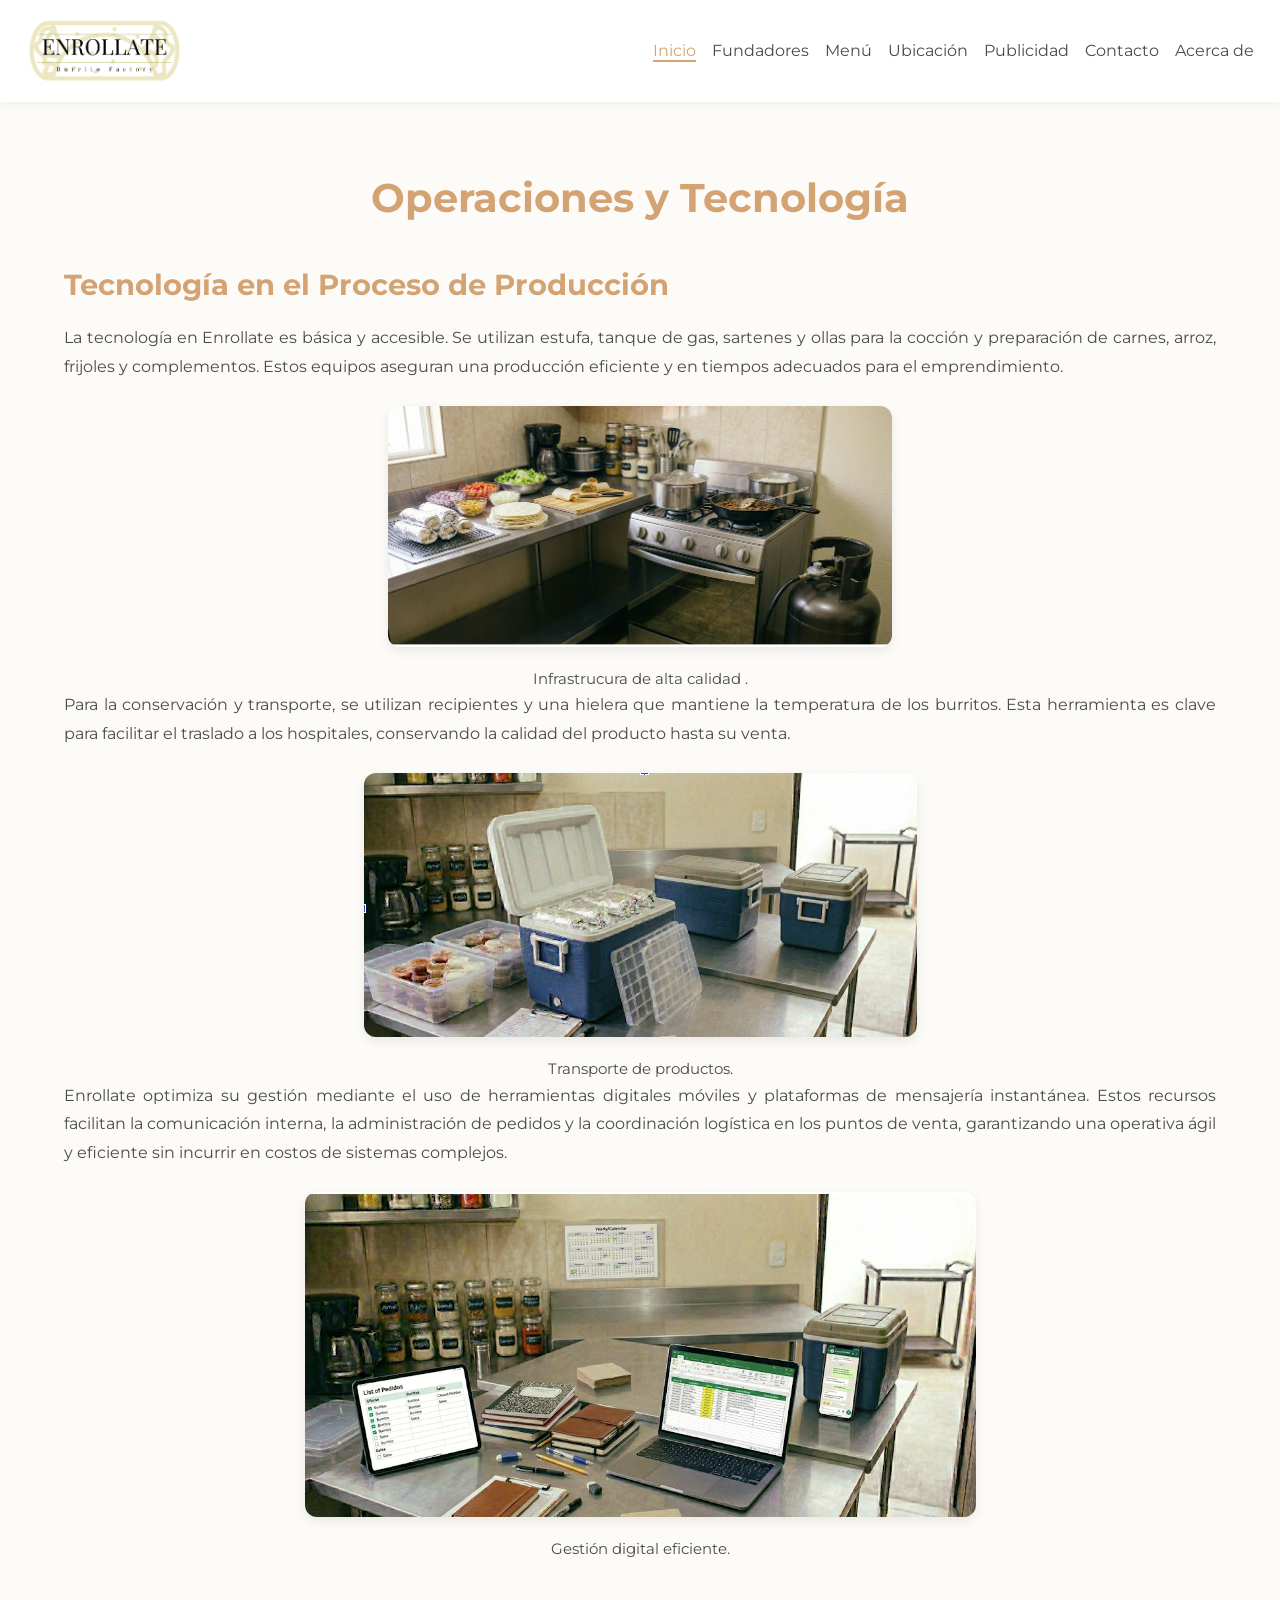
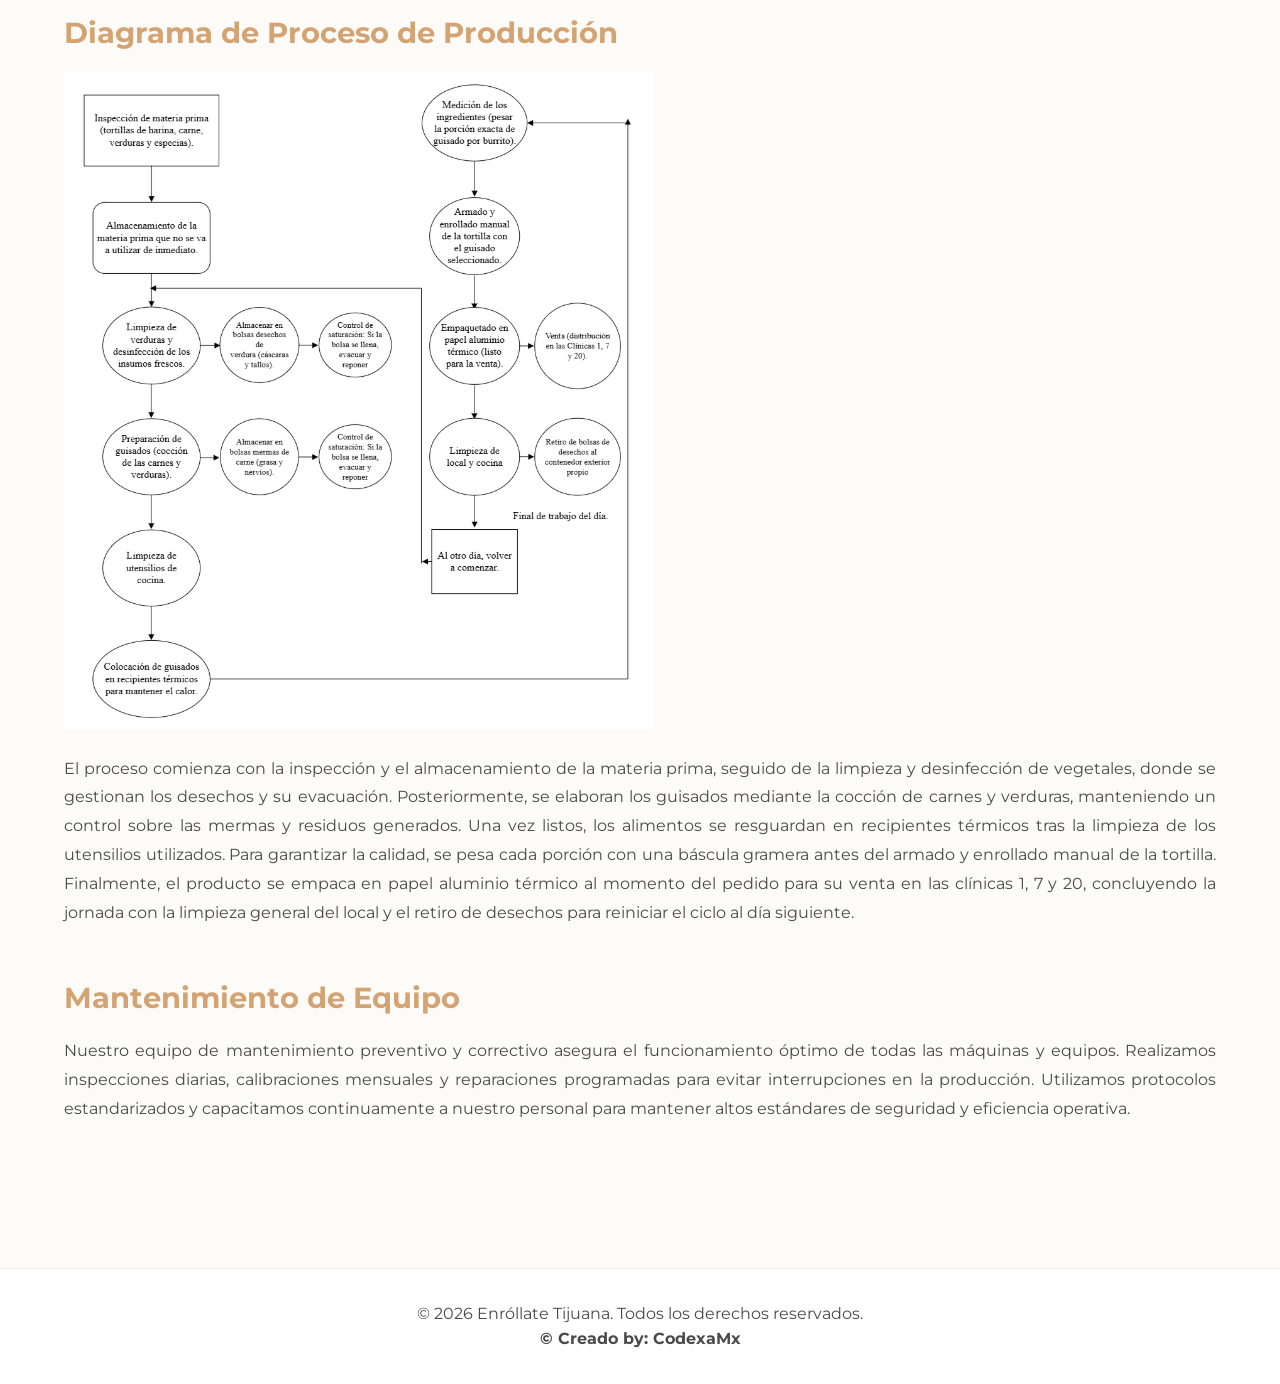
<file: operaciones.html>
<!DOCTYPE html>
<html lang="es">

<head>
    <meta charset="UTF-8">
    <meta name="viewport" content="width=device-width, initial-scale=1.0">
    <title>Operaciones y Tecnología - Enróllate</title>
    <link rel="icon" type="image/png" href="logo.png">
    <link rel="stylesheet" href="style.css">
    <link href="https://fonts.googleapis.com/css2?family=Montserrat:wght@300;400;600&display=swap" rel="stylesheet">
    <link rel="stylesheet" href="https://cdnjs.cloudflare.com/ajax/libs/font-awesome/6.0.0/css/all.min.css">
</head>

<body>

    <nav class="navbar">
        <div class="logo"><img src="logo.png" alt="Enróllate Logo" onclick="window.location.href='index.html'"></div>
        <ul class="nav-links" id="navMenu">
            <li><a href="index.html" class="active">Inicio</a></li>
            <li><a href="fundadores.html">Fundadores</a></li>
            <li><a href="menu.html">Menú</a></li>
            <li><a href="ubicacion.html">Ubicación</a></li>
            <li><a href="publicidad.html">Publicidad</a></li>
            <li><a href="contacto.html">Contacto</a></li>
            <li class="dropdown">
                <a href="#" class="dropbtn" onclick="toggleDropdown()">Acerca de</a>
                <div class="dropdown-content">
                    <a href="nosotros.html">Nosotros</a>
                    <a href="producto-calidad.html">Producto y Calidad</a>
                    <a href="operaciones.html">Operaciones y Tecnología</a>
                    <a href="bolsa-trabajo.html">Bolsa de Trabajo</a>
                    <a href="mejora-continua.html">Mejora Continua</a>
                </div>
            </li>
        </ul>
        <div class="menu-toggle" id="menuToggle" onclick="toggleMobileMenu()">
            <i class="fas fa-bars"></i>
        </div>
    </nav>

    <section class="page-section active-section">
        <div class="container">
            <h2>Operaciones y Tecnología</h2>
            <div class="section">
                <h3>Tecnología en el Proceso de Producción</h3>
                <p>La tecnología en Enrollate es básica y accesible. Se utilizan estufa, tanque de gas, sartenes y ollas para la cocción y preparación de carnes, arroz, frijoles y complementos. Estos equipos aseguran una producción eficiente y en tiempos adecuados para el emprendimiento.</p>
                <figure class="section-image">
                    <img src="img/tecn1.png" alt="Tecnologia 1 Enróllate">
                    <figcaption>Infrastrucura de alta calidad .</figcaption>
                </figure>
                <p>Para la conservación y transporte, se utilizan recipientes y una hielera que mantiene la temperatura de los burritos. Esta herramienta es clave para facilitar el traslado a los hospitales, conservando la calidad del producto hasta su venta.</p>
                <figure class="section-image">
                    <img src="img/tecn2.png" alt="Tecnologia 2 Enróllate">
                    <figcaption>Transporte de productos.</figcaption>
                </figure>
                <p>Enrollate optimiza su gestión mediante el uso de herramientas digitales móviles y plataformas de mensajería instantánea. Estos recursos facilitan la comunicación interna, la administración de pedidos y la coordinación logística en los puntos de venta, garantizando una operativa ágil y eficiente sin incurrir en costos de sistemas complejos.</p>
                <figure class="section-image">
                    <img src="img/tecn3.png" alt="Tecnologia 3 Enróllate">
                    <figcaption> Gestión digital eficiente.</figcaption>
                </figure>
            
            </div>
            <div class="section">
                <h3>Diagrama de Proceso de Producción</h3>
                <p><img src="img/diagrama-proceso.png" alt="Diagrama de proceso de producción" style="max-width: 100%; height: auto;"></p>
                <p>El proceso comienza con la inspección y el almacenamiento de la materia prima, seguido de la limpieza y desinfección de vegetales, donde se gestionan los desechos y su evacuación. Posteriormente, se elaboran los guisados mediante la cocción de carnes y verduras, manteniendo un control sobre las mermas y residuos generados. Una vez listos, los alimentos se resguardan en recipientes térmicos tras la limpieza de los utensilios utilizados. Para garantizar la calidad, se pesa cada porción con una báscula gramera antes del armado y enrollado manual de la tortilla. Finalmente, el producto se empaca en papel aluminio térmico al momento del pedido para su venta en las clínicas 1, 7 y 20, concluyendo la jornada con la limpieza general del local y el retiro de desechos para reiniciar el ciclo al día siguiente.</p>
            </div>
            <div class="section">
                <h3>Mantenimiento de Equipo</h3>
                <p>Nuestro equipo de mantenimiento preventivo y correctivo asegura el funcionamiento óptimo de todas las máquinas y equipos. Realizamos inspecciones diarias, calibraciones mensuales y reparaciones programadas para evitar interrupciones en la producción. Utilizamos protocolos estandarizados y capacitamos continuamente a nuestro personal para mantener altos estándares de seguridad y eficiencia operativa.</p>
            </div>
        </div>
    </section>

    <footer>
        <p>&copy; 2026 Enróllate Tijuana. Todos los derechos reservados.</p>
        <p><b>&copy; Creado by: CodexaMx</b></p>
    </footer>

    <script src="script.js"></script>

</body>

</html>
</file>
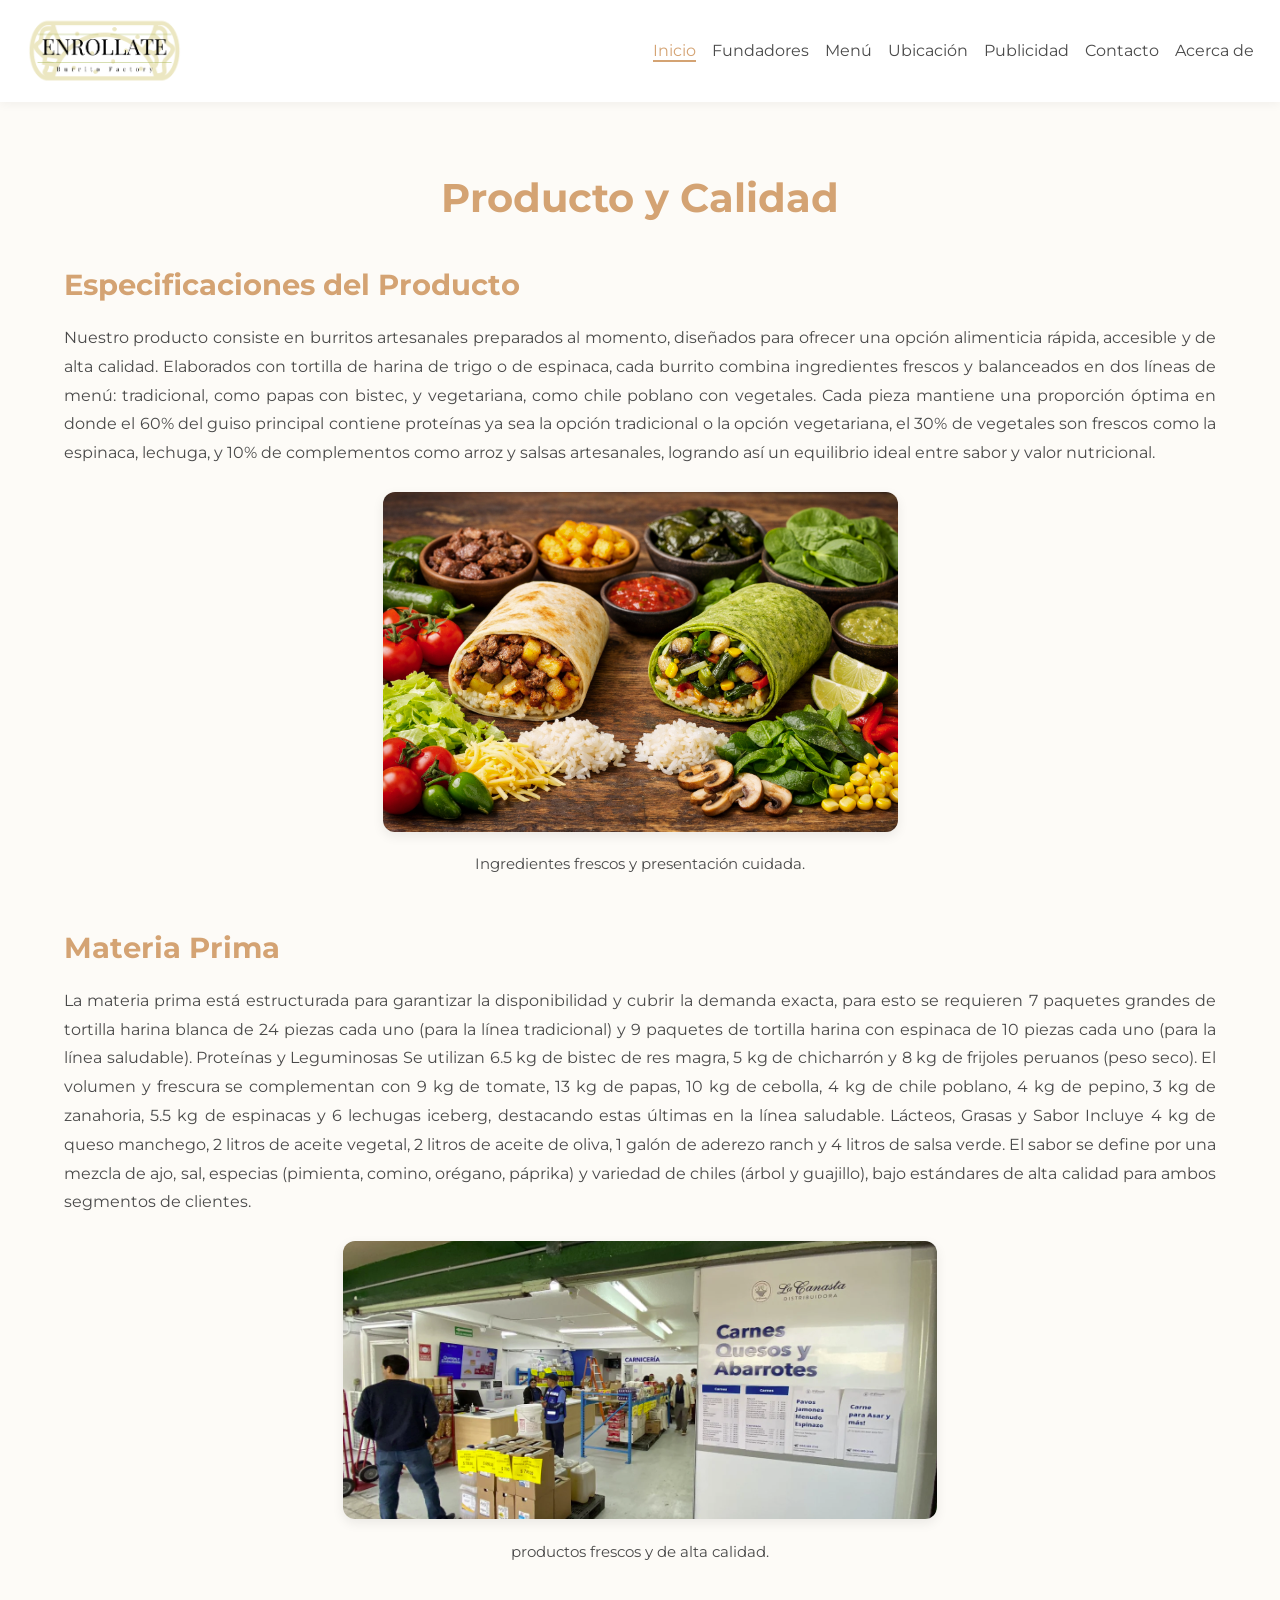
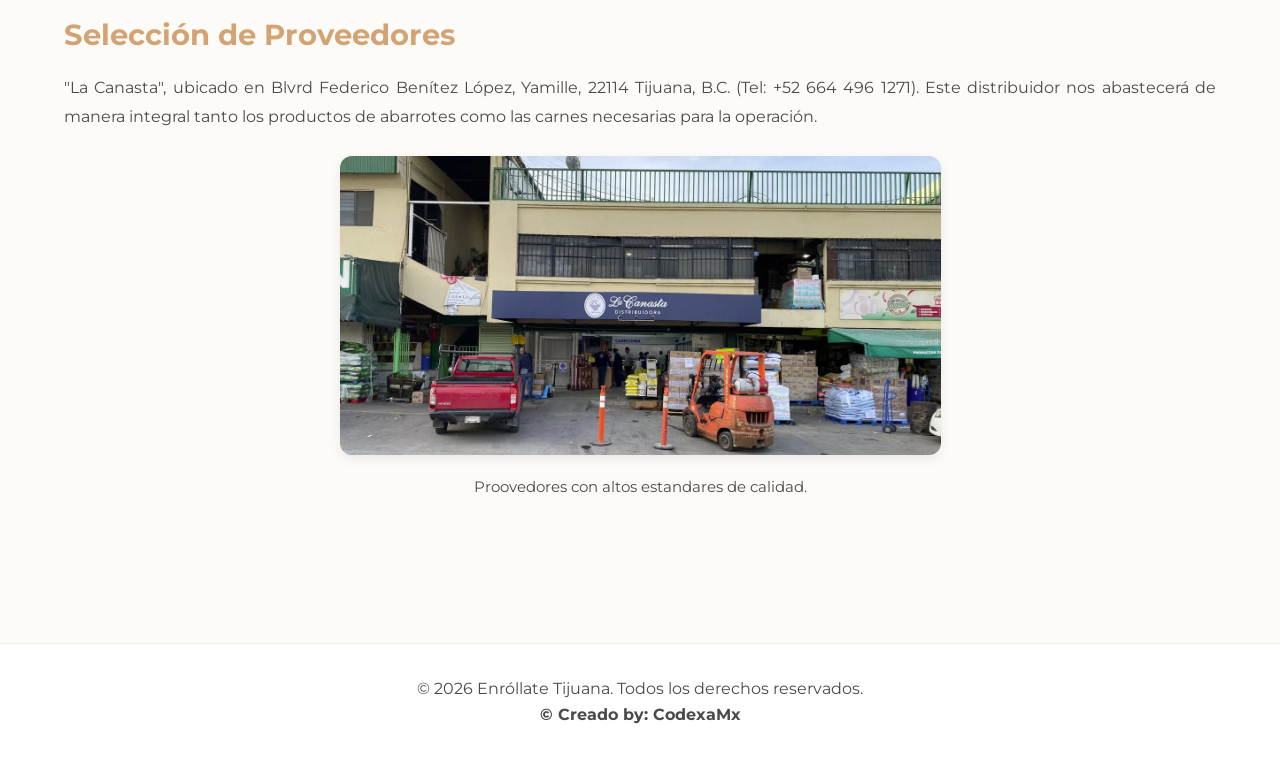
<file: producto-calidad.html>
<!DOCTYPE html>
<html lang="es">

<head>
    <meta charset="UTF-8">
    <meta name="viewport" content="width=device-width, initial-scale=1.0">
    <title>Producto y Calidad - Enróllate</title>
    <link rel="icon" type="image/png" href="logo.png">
    <link rel="stylesheet" href="style.css">
    <link href="https://fonts.googleapis.com/css2?family=Montserrat:wght@300;400;600&display=swap" rel="stylesheet">
    <link rel="stylesheet" href="https://cdnjs.cloudflare.com/ajax/libs/font-awesome/6.0.0/css/all.min.css">
</head>

<body>

    <nav class="navbar">
        <div class="logo"><img src="logo.png" alt="Enróllate Logo" onclick="window.location.href='index.html'"></div>
        <ul class="nav-links" id="navMenu">
            <li><a href="index.html" class="active">Inicio</a></li>
            <li><a href="fundadores.html">Fundadores</a></li>
            <li><a href="menu.html">Menú</a></li>
            <li><a href="ubicacion.html">Ubicación</a></li>
            <li><a href="publicidad.html">Publicidad</a></li>
            <li><a href="contacto.html">Contacto</a></li>
            <li class="dropdown">
                <a href="#" class="dropbtn" onclick="toggleDropdown()">Acerca de</a>
                <div class="dropdown-content">
                    <a href="nosotros.html">Nosotros</a>
                    <a href="producto-calidad.html">Producto y Calidad</a>
                    <a href="operaciones.html">Operaciones y Tecnología</a>
                    <a href="bolsa-trabajo.html">Bolsa de Trabajo</a>
                    <a href="mejora-continua.html">Mejora Continua</a>
                </div>
            </li>
        </ul>
        <div class="menu-toggle" id="menuToggle" onclick="toggleMobileMenu()">
            <i class="fas fa-bars"></i>
        </div>
    </nav>

    <section class="page-section active-section">
        <div class="container">
            <h2>Producto y Calidad</h2>
            <div class="section">
                <h3>Especificaciones del Producto</h3>
                <p>Nuestro producto consiste en burritos artesanales preparados al momento, diseñados para ofrecer una opción alimenticia rápida, accesible y de alta calidad. Elaborados con tortilla de harina de trigo o de espinaca, cada burrito combina ingredientes frescos y balanceados en dos líneas de menú: tradicional, como papas con bistec, y vegetariana, como chile poblano con vegetales. Cada pieza mantiene una proporción óptima en donde el 60% del guiso principal contiene proteínas ya sea la opción tradicional o la opción vegetariana, el 30% de vegetales son frescos como la espinaca, lechuga, y 10% de complementos como arroz y salsas artesanales, logrando así un equilibrio ideal entre sabor y valor nutricional.</p>
                <figure class="section-image">
                    <img src="img/ESPECIFICACIONESDELPRODUCTO.png" alt="Burrito calidad Enróllate">
                    <figcaption>Ingredientes frescos y presentación cuidada.</figcaption>
                </figure>

            </div>
            <div class="section">
                <h3>Materia Prima</h3>
                <p>La materia prima está estructurada para garantizar la disponibilidad y cubrir la demanda exacta, para esto se requieren  7 paquetes grandes de tortilla harina blanca de 24 piezas cada uno (para la línea tradicional) y 9 paquetes de tortilla harina con espinaca de 10 piezas cada uno (para la línea saludable).

Proteínas y Leguminosas
Se utilizan 6.5 kg de bistec de res magra, 5 kg de chicharrón y 8 kg de frijoles peruanos (peso seco). El volumen y frescura se complementan con 9 kg de tomate, 13 kg de papas, 10 kg de cebolla, 4 kg de chile poblano, 4 kg de pepino, 3 kg de zanahoria, 5.5 kg de espinacas y 6 lechugas iceberg, destacando estas últimas en la línea saludable.

Lácteos, Grasas y Sabor
Incluye 4 kg de queso manchego, 2 litros de aceite vegetal, 2 litros de aceite de oliva, 1 galón de aderezo ranch y 4 litros de salsa verde. El sabor se define por una mezcla de ajo, sal, especias (pimienta, comino, orégano, páprika) y variedad de chiles (árbol y guajillo), bajo estándares de alta calidad para ambos segmentos de clientes.
</p>
                <figure class="section-image">
                    <img src="img/MATERIA PRIMA.png" alt="Productos frescos Enróllate">
                    <figcaption>productos frescos y de alta calidad.</figcaption>
                </figure>
            </div>
            <div class="section">
                <h3>Selección de Proveedores</h3>
                <p>"La Canasta", ubicado en Blvrd Federico Benítez López, Yamille, 22114 Tijuana, B.C. (Tel: +52 664 496 1271). Este distribuidor nos abastecerá de manera integral tanto los productos de abarrotes como las carnes necesarias para la operación.
</p>
<figure class="section-image">
                    <img src="img/proveedor.png" alt="Proovedores con altos estandares de calidad Enróllate">
                    <figcaption>Proovedores con altos estandares de calidad.</figcaption>
                </figure>
            </div>
        </div>
    </section>

    <footer>
        <p>&copy; 2026 Enróllate Tijuana. Todos los derechos reservados.</p>
        <p><b>&copy; Creado by: CodexaMx</b></p>
    </footer>

    <script src="script.js"></script>

</body>

</html>
</file>
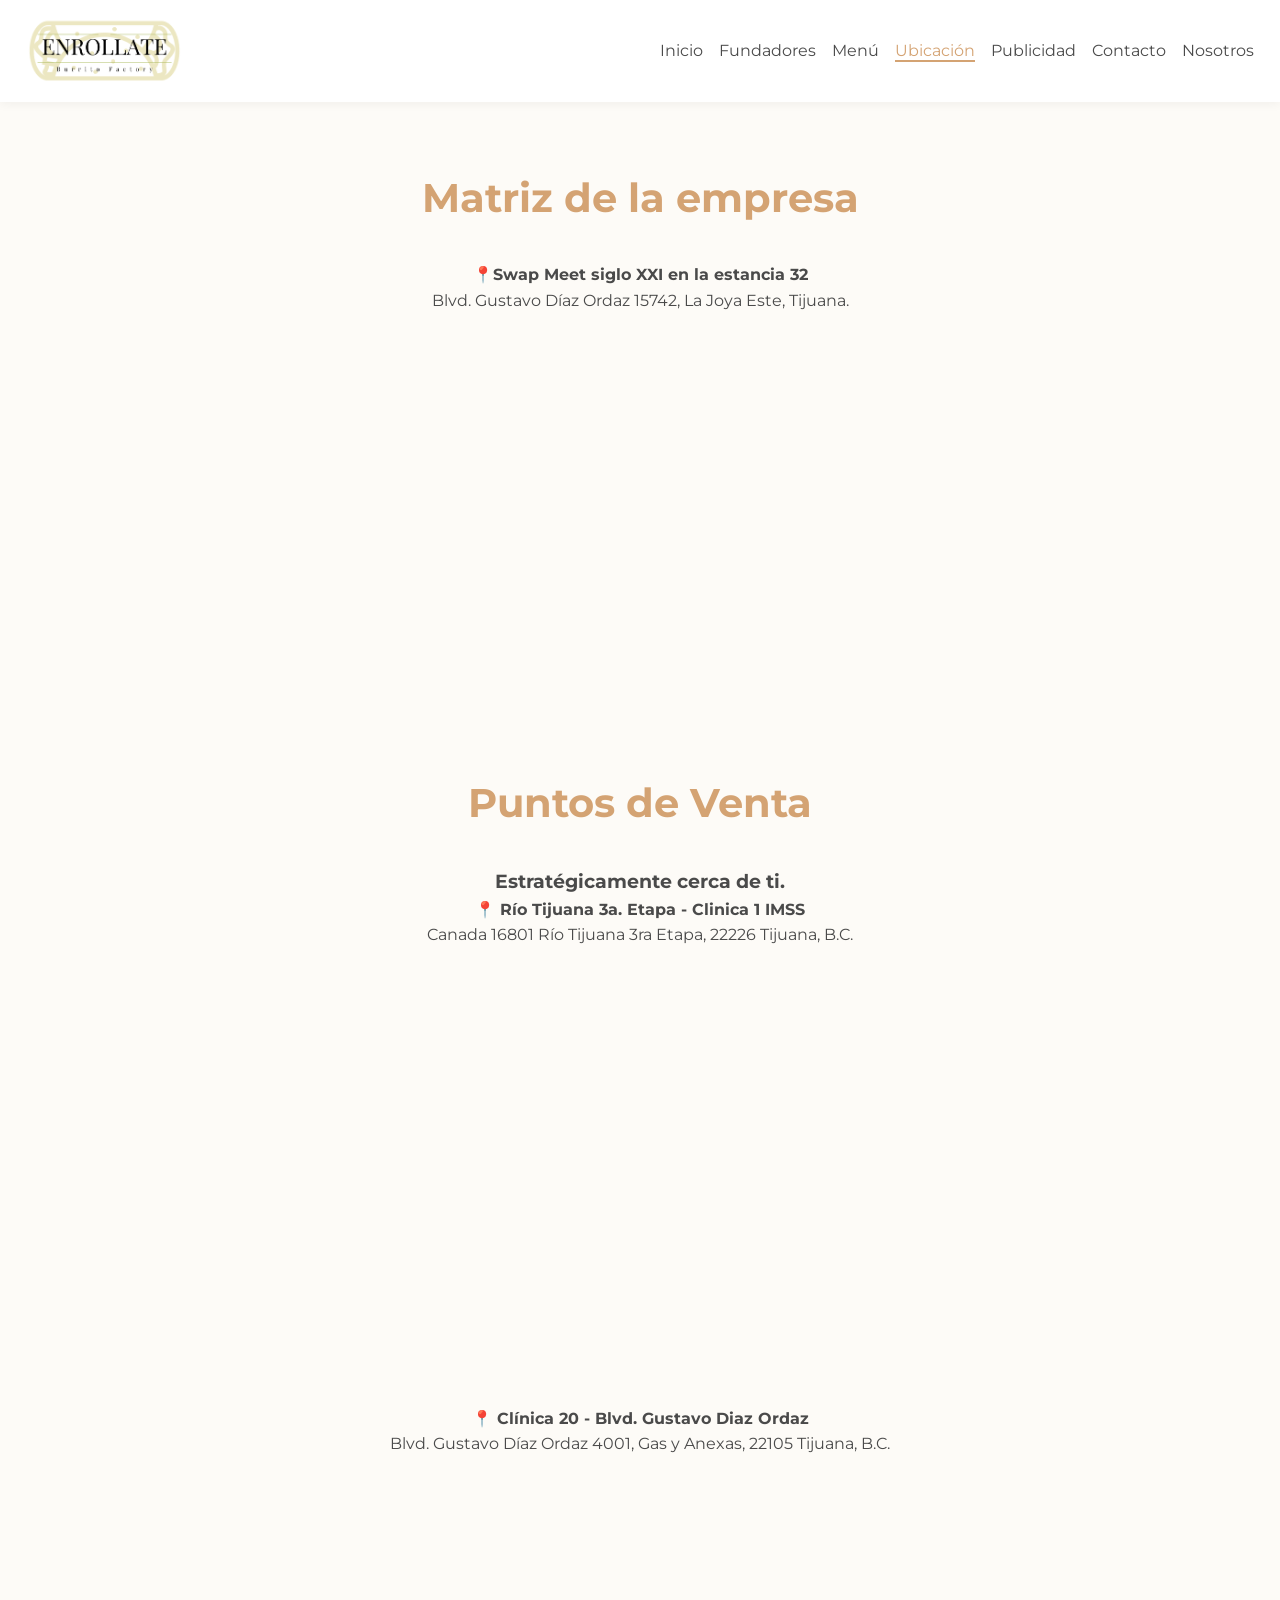
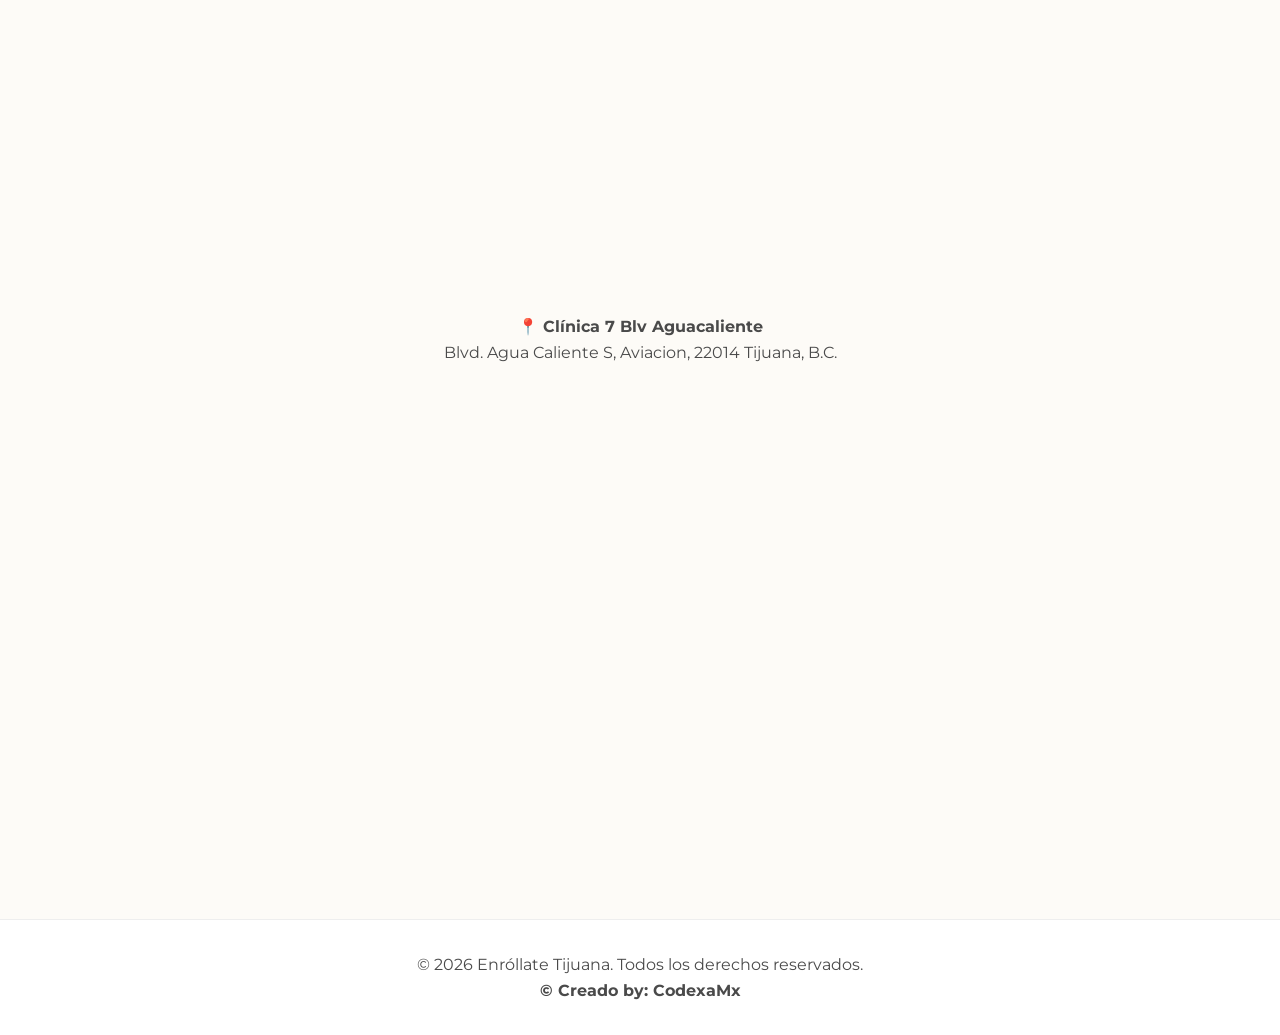
<file: ubicacion.html>
<!DOCTYPE html>
<html lang="es">

<head>
    <meta charset="UTF-8">
    <meta name="viewport" content="width=device-width, initial-scale=1.0">
    <title>Enróllate | Burritos con El sabor por delante</title>
    <link rel="icon" type="image/png" href="logo.png">
    <link rel="stylesheet" href="style.css">
    <link href="https://fonts.googleapis.com/css2?family=Montserrat:wght@300;400;600&display=swap" rel="stylesheet">
    <link rel="stylesheet" href="https://cdnjs.cloudflare.com/ajax/libs/font-awesome/6.0.0/css/all.min.css">
</head>

<body>

    <nav class="navbar">
        <div class="logo"><img src="logo.png" alt="Enróllate Logo" onclick="window.location.href='index.html'"></div>
        <ul class="nav-links" id="navMenu">
            <li><a href="index.html">Inicio</a></li>
            <li><a href="fundadores.html">Fundadores</a></li>
            <li><a href="menu.html">Menú</a></li>
            <li><a href="ubicacion.html" class="active">Ubicación</a></li>
            <li><a href="publicidad.html">Publicidad</a></li>
            <li><a href="contacto.html">Contacto</a></li>
            <li class="dropdown">
                <a href="#" class="dropbtn" onclick="toggleDropdown()">Nosotros</a>
                <div class="dropdown-content">
                    <a href="producto-calidad.html">Producto y Calidad</a>
                    <a href="operaciones.html">Operaciones y Tecnología</a>
                    <a href="bolsa-trabajo.html">Bolsa de Trabajo</a>
                    <a href="mejora-continua.html">Mejora Continua</a>
                </div>
            </li>
        </ul>
        <div class="menu-toggle" id="menuToggle" onclick="toggleMobileMenu()">
            <i class="fas fa-bars"></i>
        </div>
    </nav>

    <section class="page-section active-section">
        <div class="container">
            <h2>Matriz de la empresa</h2>
            <div class="locations-list">
                <div class="loc-item">
                    <h4>📍Swap Meet siglo XXI en la estancia 32 </h4>
                    <p> Blvd. Gustavo Díaz Ordaz 15742, La Joya Este, Tijuana.</p>
                    <div class="map-container">
                        <iframe
                            src="https://www.google.com/maps/embed?pb=!1m18!1m12!1m3!1d1977.9795079885155!2d-116.94704920693704!3d32.48616556043049!2m3!1f0!2f0!3f0!3m2!1i1024!2i768!4f13.1!3m3!1m2!1s0x80d9385b9787c831%3A0xc914de50e6bcd0a9!2sSwap%20Meet%20Siglo%20XXI!5e0!3m2!1ses!2smx!4v1772155746470!5m2!1ses!2smx"
                            width="100%" height="450" style="border:0;" allowfullscreen="" loading="lazy"
                            referrerpolicy="no-referrer-when-downgrade"></iframe>
                    </div>
                </div>
            </div>
            <h2>Puntos de Venta</h2>
            <h3>Estratégicamente cerca de ti.<br></h3>

            <div class="locations-list">
                <div class="loc-item">
                    <h4>📍 Río Tijuana 3a. Etapa - Clinica 1 IMSS</h4>
                    <p>Canada 16801 Río Tijuana 3ra Etapa, 22226 Tijuana, B.C. </p>
                    <div class="map-container">
                        <iframe
                            src="https://www.google.com/maps/embed?pb=!1m18!1m12!1m3!1d3365.860002113357!2d-116.92896267371832!3d32.47643612379083!2m3!1f0!2f0!3f0!3m2!1i1024!2i768!4f13.1!3m3!1m2!1s0x80d93902b280565b%3A0x2eb2eb55262913d0!2sIMSS%20Hospital%20General%20Regional%20No%201%20Tijuana!5e0!3m2!1ses-419!2smx!4v1771482851790!5m2!1ses-419!2smx"
                            width="100%" height="450" style="border:0;" allowfullscreen="" loading="lazy"
                            referrerpolicy="no-referrer-when-downgrade"></iframe>
                    </div>
                </div>
                <div class="loc-item">
                    <h4>📍 Clínica 20 - Blvd. Gustavo Diaz Ordaz </h4>
                    <p>Blvd. Gustavo Díaz Ordaz 4001, Gas y Anexas, 22105 Tijuana, B.C.</p>
                    <div class="map-container">
                        <iframe
                            src="https://www.google.com/maps/embed?pb=!1m18!1m12!1m3!1d26920.696988567783!2d-116.98833531134508!3d32.497100472013194!2m3!1f0!2f0!3f0!3m2!1i1024!2i768!4f13.1!3m3!1m2!1s0x80d9380d8efd15bf%3A0xf240a3a41a57baee!2sHospital%20General%20Regional%20No.%2020%20IMSS!5e0!3m2!1ses-419!2smx!4v1771483226479!5m2!1ses-419!2smx"
                            width="100%" height="450" style="border:0;" allowfullscreen="" loading="lazy"
                            referrerpolicy="no-referrer-when-downgrade"></iframe>
                    </div>
                </div>
                <div class="loc-item">
                    <h4>📍 Clínica 7 Blv Aguacaliente </h4>
                    <p>Blvd. Agua Caliente S, Aviacion, 22014 Tijuana, B.C.</p>
                    <div class="map-container">
                        <iframe
                            src="https://www.google.com/maps/embed?pb=!1m18!1m12!1m3!1d3364.464967658861!2d-117.0116971881196!3d32.5137264736655!2m3!1f0!2f0!3f0!3m2!1i1024!2i768!4f13.1!3m3!1m2!1s0x80d9497fc59eec67%3A0xfc4b32036c9105!2sCl%C3%ADnica%207!5e0!3m2!1ses-419!2smx!4v1773212981889!5m2!1ses-419!2smx"
                            width="100%" height="450" style="border:0;" allowfullscreen="" loading="lazy"
                            referrerpolicy="no-referrer-when-downgrade"></iframe>
                    </div>
                </div>
            </div>
        </div>
        </div>
    </section>
    <footer>
        <p>&copy; 2026 Enróllate Tijuana. Todos los derechos reservados.</p>
        <p><b>&copy; Creado by: CodexaMx</b></p>
    </footer>
</body>
<script src="script.js"></script>

</html>
</file>
<file: style.css>
/* Variables de Color (Beige y Claros) */
:root {
    --bg-color: #FDFBF7;
    /* Beige muy claro */
    --primary-color: #D4A373;
    /* Tono café suave/dorado para botones */
    --text-color: #4A4A4A;
    /* Gris oscuro para texto (mejor lectura que negro puro) */
    --accent-color: #FAEDCD;
    /* Beige crema */
    --white: #FFFFFF;
    --success: #606C38;
    /* Verde olivo suave para detalles veggy */
}

/* Reset básico */
* {
    margin: 0;
    padding: 0;
    box-sizing: border-box;
}

body {
    font-family: 'Montserrat', sans-serif;
    background-color: var(--bg-color);
    color: var(--text-color);
    line-height: 1.6;
    overflow-x: hidden;
}

/* Navegación */
.navbar {
    display: flex;
    flex-wrap: wrap;
    justify-content: space-between;
    align-items: center;
    padding: 1rem 2%;
    background-color: var(--white);
    box-shadow: 0 2px 10px rgba(0, 0, 0, 0.05);
    position: sticky;
    top: 0;
    z-index: 1000;
}

.logo {
    font-weight: 600;
    font-size: 1.5rem;
    letter-spacing: 2px;
    color: var(--primary-color);
}

.logo img {
    height: 70px;
    width: auto;
    display: block;
}

.nav-links {
    list-style: none;
    display: flex;
}

.nav-links li {
    margin-left: 1rem;
}

.nav-links a {
    text-decoration: none;
    color: var(--text-color);
    font-weight: 400;
    transition: color 0.3s;
}

.nav-links a:hover,
.nav-links a.active {
    color: var(--primary-color);
    border-bottom: 2px solid var(--primary-color);
}

/* Dropdown styles */
.dropdown {
    position: relative;
}

.dropdown-content {
    display: none;
    position: absolute;
    background-color: var(--white);
    min-width: 200px;
    box-shadow: 0px 8px 16px 0px rgba(0,0,0,0.2);
    z-index: 1;
    top: 100%;
    right: 0;
}

.dropdown-content a {
    color: var(--text-color);
    padding: 12px 16px;
    text-decoration: none;
    display: block;
    border-bottom: 1px solid #f0f0f0;
}

.dropdown-content a:hover {
    background-color: var(--accent-color);
}

.dropdown:hover .dropdown-content {
    display: block;
}

/* Media queries para pantallas medianas */
@media (max-width: 1200px) {
    .navbar {
        padding: 1rem 3%;
    }
    .nav-links li {
        margin-left: 0.8rem;
    }
}

@media (max-width: 1024px) {
    .nav-links li {
        margin-left: 0.5rem;
    }
    .nav-links a {
        font-size: 0.9rem;
    }
    .logo {
        font-size: 1.3rem;
    }
    .logo img {
        height: 60px;
    }
}
@media (max-width: 768px) {
    .dropbtn::after {
        content: " ▼";
        font-size: 0.8em;
        transition: transform 0.3s;
    }

    .dropbtn.active::after {
        transform: rotate(180deg);
    }
}

.menu-toggle {
    display: none;
    background: none;
    border: none;
    color: var(--primary-color);
    font-size: 1.5rem;
    cursor: pointer;
}

/* Responsivo para dispositivos móviles */
@media (max-width: 768px) {
    .navbar {
        flex-wrap: wrap;
        padding: 1rem 5%;
    }

    .nav-links {
        display: none;
        flex-direction: column;
        width: 100%;
        background-color: var(--white);
        position: absolute;
        top: 100%;
        left: 0;
        right: 0;
        box-shadow: 0 5px 15px rgba(0, 0, 0, 0.1);
        padding: 1rem 0;
        z-index: 999;
        max-height: 60vh; /* Limitar altura para permitir scroll */
        overflow-y: auto; /* Agregar desplazamiento vertical */
    }

    .nav-links.active {
        display: flex;
    }

    .nav-links li {
        margin: 0;
        border-bottom: 1px solid #f0f0f0;
    }

    .nav-links li:last-child {
        border-bottom: none;
    }

    .nav-links a {
        display: block;
        padding: 1rem 2rem;
    }

    .nav-links a:hover,
    .nav-links a.active {
        background-color: var(--accent-color);
        border-bottom: none;
    }

    .menu-toggle {
        display: block;
    }

    /* Dropdown mobile styles */
    .dropdown-content {
        position: static;
        display: none;
        background-color: var(--accent-color);
        box-shadow: none;
    }

    .dropdown-content.show {
        display: block;
    }
}

/* Control de Secciones (SPA Logic) */
.page-section {
    display: none;
    /* Ocultamos todas por defecto */
    padding: 4rem 5%;
    min-height: 80vh;
    animation: fadeIn 0.8s ease-in-out;
}

.active-section {
    display: block;
    /* Mostramos solo la activa */
}

/* Animación */
@keyframes fadeIn {
    from {
        opacity: 0;
        transform: translateY(20px);
    }

    to {
        opacity: 1;
        transform: translateY(0);
    }
}

/* Componentes Generales */
.container {
    max-width: 1200px;
    margin: 0 auto;
    text-align: center;
}

h2 {
    font-size: 2.5rem;
    margin-bottom: 2rem;
    color: var(--primary-color);
}

.btn-primary {
    padding: 0.8rem 2rem;
    background-color: var(--primary-color);
    color: var(--white);
    border: none;
    cursor: pointer;
    font-size: 1rem;
    transition: transform 0.2s, background 0.3s;
}

.btn-primary:hover {
    background-color: #b08558;
    transform: scale(1.05);
}

/* Secciones de contenido */
.section {
    margin-bottom: 3rem;
    text-align: left;
}

.section h3 {
    font-size: 1.8rem;
    color: var(--primary-color);
    margin-bottom: 1rem;
}

.section p {
    line-height: 1.8;
    margin-bottom: 1rem;
    text-align: justify;
}

.section-image {
    margin-top: 1.5rem;
    text-align: center;
}

.section-image img {
    max-width: 100%;
    height: auto;
    border-radius: 12px;
    box-shadow: 0 4px 12px rgba(0,0,0,0.08);
}

.section-image figcaption {
    margin-top: 0.8rem;
    font-size: 0.95rem;
    color: var(--text-color);
}

.section ul {
    list-style: none;
    padding: 0;
}

.section li {
    margin-bottom: 1rem;
    padding: 1rem;
    background-color: var(--accent-color);
    border-radius: 8px;
}

.section li strong {
    display: block;
    margin-bottom: 0.5rem;
}

/* Testimonials */
.testimonials {
    display: flex;
    flex-wrap: wrap;
    gap: 2rem;
    justify-content: center;
}

.testimonial {
    background-color: var(--white);
    padding: 1.5rem;
    border-radius: 8px;
    box-shadow: 0 4px 6px rgba(0, 0, 0, 0.1);
    max-width: 300px;
    text-align: center;
}

.testimonial p {
    font-style: italic;
    margin-bottom: 1rem;
}

.testimonial cite {
    font-weight: 600;
    color: var(--primary-color);
}

/* Estilos Específicos por Sección */

/* Hero (Inicio) */
.hero {
    height: 80vh;
    background: linear-gradient(rgba(255, 255, 255, 0.8), rgba(255, 255, 255, 0.6)), url('https://images.unsplash.com/photo-1566740933430-b5559380ac72?ixlib=rb-1.2.1&auto=format&fit=crop&w=1950&q=80');
    background-size: cover;
    background-position: center;
    display: flex;
    align-items: center;
    justify-content: center;
    text-align: center;
}

.hero h1 {
    font-size: 3.5rem;
    margin-bottom: 1rem;
    color: #2c2c2c;
}

.hero-content {
    max-width: 700px;
    width: 90%;
    margin: 0 auto;
}

.hero-content p {
    text-align: justify;
    margin-bottom: 1rem;
    line-height: 1.8;
}

/* Grid de Nosotros */
.grid-3 {
    display: grid;
    grid-template-columns: repeat(auto-fit, minmax(300px, 1fr));
    gap: 2rem;
}

.card {
    background: var(--white);
    padding: 2rem;
    border-radius: 8px;
    box-shadow: 0 5px 15px rgba(0, 0, 0, 0.03);
    transition: transform 0.3s;
}

.card:hover {
    transform: translateY(-5px);
}

.icon-large {
    font-size: 3rem;
    color: var(--primary-color);
    margin-bottom: 1rem;
}

.values-list {
    list-style: none;
    text-align: left;
    margin-top: 1rem;
}

.values-list li {
    padding: 0.5rem 0;
    border-bottom: 1px solid #eee;
}

/* Propuesta de Valor */
.grid-propuesta {
    margin-top: 2rem;
    display: grid;
    grid-template-columns: repeat(auto-fit, minmax(300px, 1fr));
    gap: 2rem;
    justify-items: center;
}

.propuesta-card {
    background: linear-gradient(135deg, var(--accent-color), var(--white));
    padding: 2rem;
    border-radius: 10px;
    box-shadow: 0 6px 18px rgba(0, 0, 0, 0.06);
    max-width: 1000px;
    width: 100%;
    text-align: left;
    animation: fadeIn 0.8s ease-in-out;
}

.propuesta-card h3 {
    color: var(--primary-color);
    margin-bottom: 0.5rem;
}

.propuesta-card p {
    font-size: 1.05rem;
    line-height: 1.7;
    color: var(--text-color);
}

/* Grid del Menú */
.menu-grid {
    display: grid;
    grid-template-columns: repeat(auto-fit, minmax(280px, 1fr));
    gap: 2rem;
    margin-top: 2rem;
}

.menu-item {
    background: var(--white);
    border-radius: 10px;
    overflow: hidden;
    box-shadow: 0 4px 10px rgba(0, 0, 0, 0.05);
}

.menu-item img {
    width: 100%;
    height: 200px;
    object-fit: cover;
}

.menu-info {
    padding: 1.5rem;
    text-align: left;
}

.price {
    display: block;
    margin-top: 1rem;
    font-weight: bold;
    color: var(--success);
    font-size: 1.2rem;
}

/* Contacto */
.contact-form {
    max-width: 600px;
    margin: 0 auto;
    display: flex;
    flex-direction: column;
    gap: 1rem;
}

.contact-form input,
.contact-form textarea {
    padding: 1rem;
    border: 1px solid #ddd;
    background: var(--white);
    font-family: inherit;
}

/* Fundadores Grid */
.founders-grid {
    display: grid;
    grid-template-columns: repeat(3, 1fr);
    gap: 2rem;
    margin-top: 2rem;
    max-width: 1000px;
    margin-left: auto;
    margin-right: auto;
}

.founder-card {
    background: var(--white);
    border-radius: 10px;
    overflow: hidden;
    box-shadow: 0 4px 10px rgba(0, 0, 0, 0.05);
    cursor: pointer;
    transition: all 0.3s ease;
    padding: 1.5rem;
    text-align: center;
    display: flex;
    flex-direction: column;
    align-items: center;
}

.founder-card:hover {
    transform: translateY(-8px);
    box-shadow: 0 8px 20px rgba(0, 0, 0, 0.12);
    background-color: var(--accent-color);
}

.founder-role {
    color: var(--primary-color);
    font-weight: 600;
    font-size: 0.9rem;
    margin-bottom: 1rem;
    text-transform: uppercase;
    letter-spacing: 1px;
}

.founder-card img {
    width: 100%;
    height: 200px;
    object-fit: cover;
    border-radius: 8px;
    margin-bottom: 1rem;
}

.founder-card h3 {
    font-size: 1.3rem;
    color: var(--text-color);
    margin: 0;
}

/* Modal Styles */
.modal {
    display: none;
    position: fixed;
    z-index: 2000;
    left: 0;
    top: 0;
    width: 100%;
    height: 100%;
    background-color: rgba(0, 0, 0, 0.5);
    animation: fadeIn 0.3s ease-in-out;
}

.modal.show {
    display: flex;
    justify-content: center;
    align-items: center;
}

.modal-content {
    background-color: var(--white);
    border-radius: 10px;
    width: 90%;
    max-width: 700px;
    max-height: 90vh;
    overflow-y: auto;
    position: relative;
    animation: slideUp 0.3s ease-in-out;
}

@keyframes slideUp {
    from {
        transform: translateY(50px);
        opacity: 0;
    }

    to {
        transform: translateY(0);
        opacity: 1;
    }
}

.modal-close {
    position: absolute;
    right: 1.5rem;
    top: 1.5rem;
    font-size: 2rem;
    cursor: pointer;
    color: var(--text-color);
    transition: color 0.3s;
    z-index: 10;
}

.modal-close:hover {
    color: var(--primary-color);
}

.modal-body {
    display: flex;
    gap: 2rem;
    padding: 2rem;
}

.modal-body img {
    width: 250px;
    height: 300px;
    object-fit: cover;
    border-radius: 10px;
    flex-shrink: 0;
}

.modal-info {
    flex: 1;
    text-align: left;
}

.modal-info h2 {
    font-size: 1.8rem;
    margin-bottom: 0.5rem;
    text-align: left;
    color: var(--text-color);
}

.detail-role {
    color: var(--primary-color);
    font-weight: 600;
    font-size: 1rem;
    margin-bottom: 1rem;
    text-transform: uppercase;
    letter-spacing: 1px;
}

.modal-info p {
    margin-bottom: 1rem;
    line-height: 1.8;
    font-size: 0.95rem;
}

.contact-section {
    padding: 4rem 0;
}

.contact-section h1 {
    text-align: center;
}

/* Carrusel de imágenes */
.carousel {
    position: relative;
    width: 100%;
    max-width: 500px;
    margin: 0 auto 2rem;
    overflow: hidden;
}

.carousel-track {
    display: flex;
    transition: transform 1s ease-in-out;
}

.carousel-image {
    min-width: 100%;
    display: block;
    filter: brightness(50%);
    transition: filter 1s ease-in-out;
}

/* imagen actual sin filtro */
.carousel-image.active {
    filter: none;
}

.contact-section h1 {
    font-size: 3rem;
    margin-bottom: 1rem;
    color: var(--dark-color);
}

.contact-section p {
    text-align: center;
    font-size: 1.2rem;
    color: var(--gray-color);
    margin-bottom: 3rem;
}

.contact-content {
    display: grid;
    grid-template-columns: 1fr 1fr;
    gap: 4rem;
}

@media (max-width: 768px) {
    .contact-content {
        grid-template-columns: 1fr;
    }
}

.contact-info {
    background: #fff;
    padding: 2rem;
    border-radius: 8px;
    box-shadow: 0 4px 8px rgba(0, 0, 0, 0.1);
}

.contact-info h2 {
    font-size: 2rem;
    margin-bottom: 1.5rem;
    color: var(--primary-color);
}

.contact-info .info-item {
    display: flex;
    align-items: center;
    margin-bottom: 1.5rem;
}

.contact-info .info-item i {
    font-size: 1.5rem;
    color: var(--dark-color);
    margin-right: 1rem;
    width: 30px;
}

.contact-info .info-item p {
    margin: 0;
    font-size: 1.1rem;
    text-align: left;
}

.contact-info .social-media {
    margin-top: 2rem;
    display: flex;
    gap: 1.5rem;
}

.contact-info .social-media a {
    font-size: 2rem;
    color: var(--dark-color);
    transition: color 0.3s ease;
}

.contact-info .social-media a:hover {
    color: var(--primary-color);
}

.contact-layout {
    display: grid;
    grid-template-columns: 1fr 1fr;
    gap: 4rem;
    align-items: start;
}

.contact-form-wrapper h2 {
    text-align: left;
    margin-bottom: 2rem;
}

@media (max-width: 768px) {
    .contact-layout {
        grid-template-columns: 1fr;
        gap: 2rem;
    }
}

.detail-contact {
    background: var(--accent-color);
    padding: 1rem;
    border-radius: 8px;
    margin-top: 1.5rem;
}

.detail-contact p {
    margin-bottom: 0.5rem;
    font-size: 0.9rem;
}

.detail-contact strong {
    color: var(--primary-color);
}

/* Responsive */
@media (max-width: 768px) {
    .founders-grid {
        grid-template-columns: repeat(2, 1fr);
        gap: 1.5rem;
    }

    .modal-body {
        flex-direction: column;
        align-items: center;
        padding: 1.5rem;
    }

    .modal-body img {
        width: 200px;
        height: 250px;
    }

    .modal-info {
        text-align: center;
    }

    .modal-info h2 {
        text-align: center;
    }
}

@media (max-width: 480px) {
    .founders-grid {
        grid-template-columns: 1fr;
    }
}

/* Audio personalizado */
.audio-container {
    display: flex;
    justify-content: center;
    margin: 30px 0;
}

.custom-audio {
    width: 100%;
    max-width: 500px;
    outline: none;
    border-radius: 10px;
    background: linear-gradient(135deg, #ff6b35 0%, #f7931e 100%);
    box-shadow: 0 4px 15px rgba(255, 107, 53, 0.3);
    padding: 10px;
}

.custom-audio::-webkit-media-controls-panel {
    background-color: #fff;
    border-radius: 8px;
}

.custom-audio::-webkit-media-controls-play-button {
    filter: drop-shadow(0 2px 4px rgba(0, 0, 0, 0.2));
}

/* Footer */
footer {
    text-align: center;
    padding: 2rem;
    background: var(--white);
    border-top: 1px solid #eee;
    margin-top: 2rem;
}
</file>
